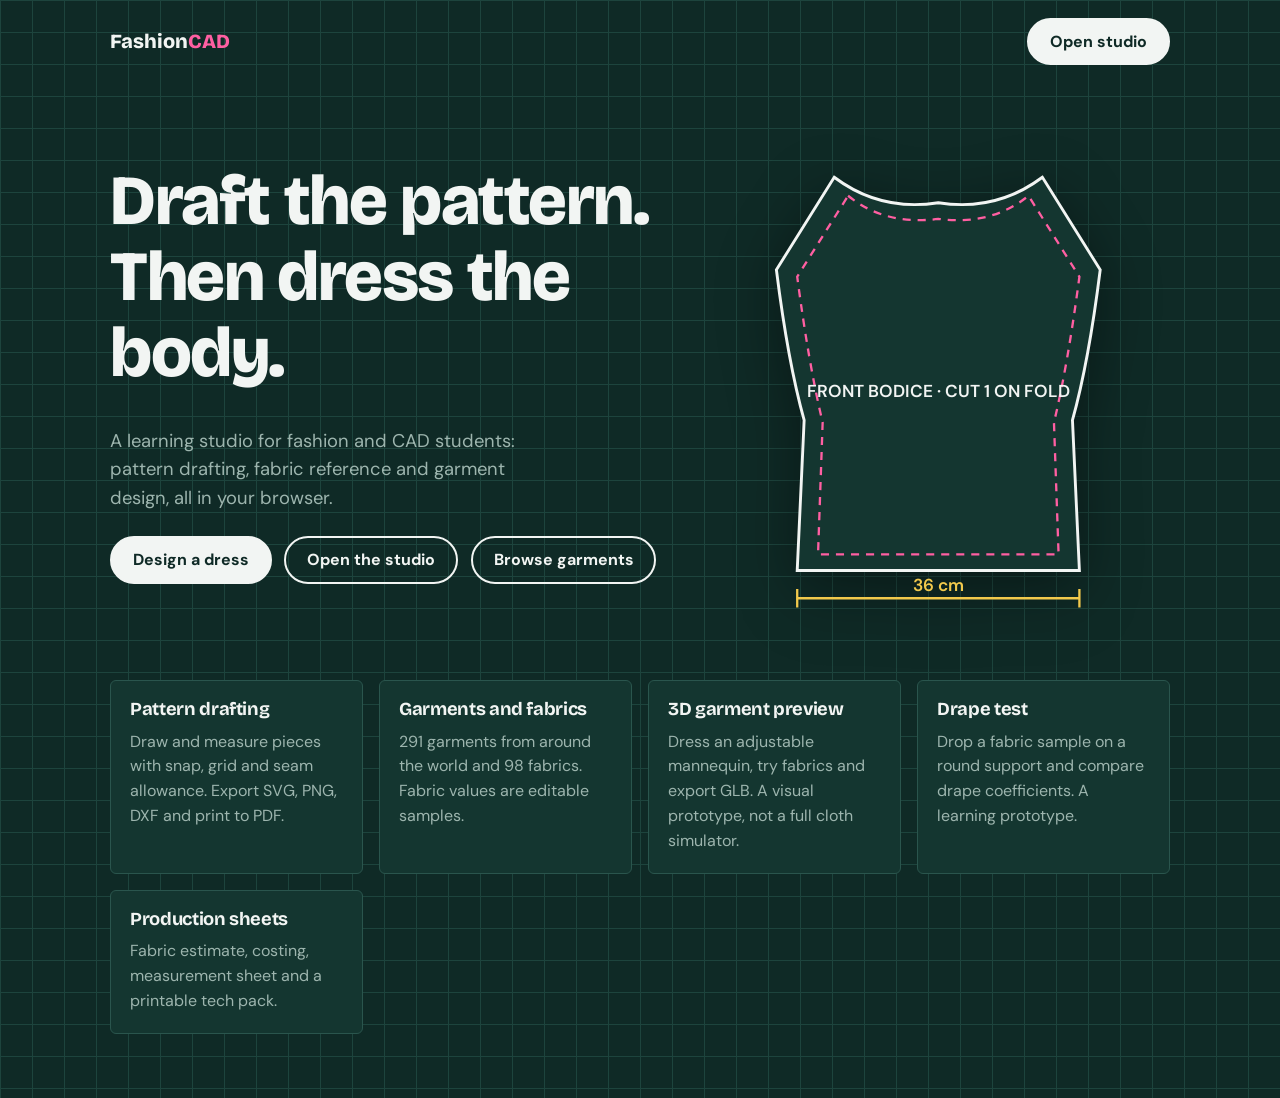
<file: index.html>
<!doctype html><html lang="en"><head><meta charset="utf-8"><meta name="viewport" content="width=device-width,initial-scale=1"><link rel="preconnect" href="https://fonts.googleapis.com"><link rel="preconnect" href="https://fonts.gstatic.com" crossorigin><link href="https://fonts.googleapis.com/css2?family=Bricolage+Grotesque:wght@600;800&family=DM+Sans:wght@400;600;700&display=swap" rel="stylesheet"><link rel="stylesheet" href="css/base.css"><script>try{var t=localStorage.getItem("fc-theme");if(t)document.documentElement.dataset.theme=t}catch(e){}</script><title>FashionCAD Studio: pattern drafting and garment design</title><script>window.addEventListener("error",function(e){if(document.getElementById("fc-err"))return;var d=document.createElement("div");d.id="fc-err";d.style.cssText="background:#b3261e;color:#fff;padding:.6rem 1rem;text-align:center;font:600 14px sans-serif";d.textContent="A script failed to run: "+(e.message||"unknown error")+". If you just edited firebase/firebase-config.js, check it carefully, then refresh with Ctrl+F5.";function a(){document.body.prepend(d)}document.body?a():document.addEventListener("DOMContentLoaded",a)});</script></head><body>
<div class="wrap">
<header class="nav"><a class="logo" href="index.html">Fashion<i>CAD</i></a><nav><a class="btn" href="dashboard.html">Open studio</a></nav></header>
<section class="hero"><div>
<h1>Draft the pattern. Then dress the body.</h1>
<p>A learning studio for fashion and CAD students: pattern drafting, fabric reference and garment design, all in your browser.</p>
<div class="row"><a class="btn" href="dress-designer.html">Design a dress</a><a class="btn ghost" href="dashboard.html">Open the studio</a><a class="btn ghost" href="garments.html">Browse garments</a></div></div>
<svg class="piece" viewBox="0 0 400 420" role="img" aria-label="Bodice pattern piece with seam allowance and a 36 centimetre width measurement">
<path class="cut" d="M110 40 Q150 70 200 62 Q250 70 290 40 L340 120 Q330 200 316 250 L322 380 L78 380 L84 250 Q70 200 60 120 Z"/>
<path class="seam" d="M122 56 Q154 82 200 76 Q246 82 278 56 L322 126 Q312 202 300 252 L304 366 L96 366 L100 252 Q88 202 78 126 Z"/>
<line class="dim" x1="78" y1="404" x2="322" y2="404"/><line class="dim" x1="78" y1="396" x2="78" y2="412"/><line class="dim" x1="322" y1="396" x2="322" y2="412"/>
<text x="200" y="398" text-anchor="middle">36 cm</text><text x="200" y="230" text-anchor="middle" style="fill:var(--chalk)">FRONT BODICE · CUT 1 ON FOLD</text></svg>
</section>
<section class="feat">
<div><h3>Pattern drafting</h3><p>Draw and measure pieces with snap, grid and seam allowance. Export SVG, PNG, DXF and print to PDF.</p></div>
<div><h3>Garments and fabrics</h3><p>291 garments from around the world and 98 fabrics. Fabric values are editable samples.</p></div>
<div><h3>3D garment preview</h3><p>Dress an adjustable mannequin, try fabrics and export GLB. A visual prototype, not a full cloth simulator.</p></div>
<div><h3>Drape test</h3><p>Drop a fabric sample on a round support and compare drape coefficients. A learning prototype.</p></div>
<div><h3>Production sheets</h3><p>Fabric estimate, costing, measurement sheet and a printable tech pack.</p></div>
</section></section></div>
<script type="module">import {setupBanner} from "./js/auth.js";setupBanner();</script></body></html>
</file>
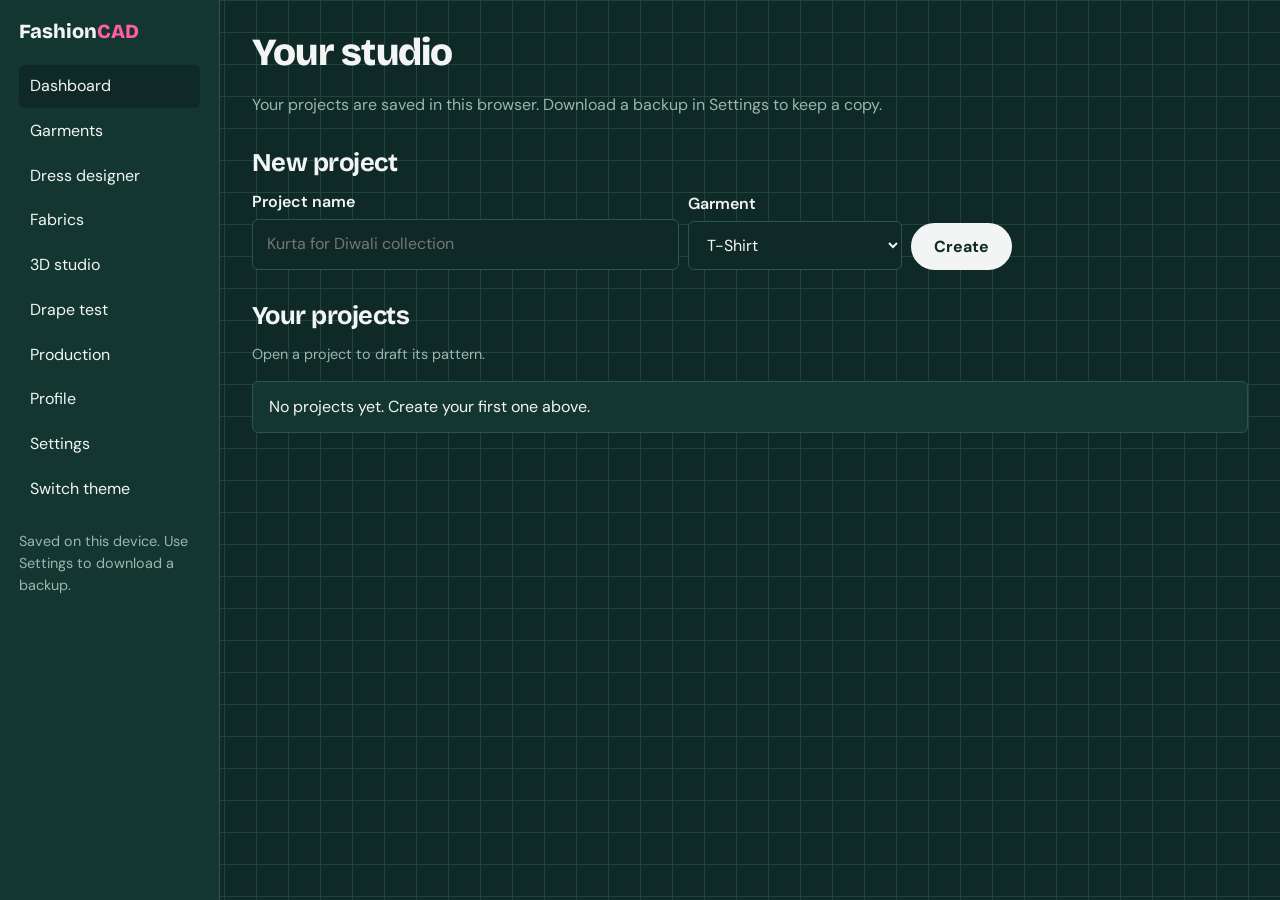
<file: dashboard.html>
<!doctype html><html lang="en"><head><meta charset="utf-8"><meta name="viewport" content="width=device-width,initial-scale=1"><link rel="preconnect" href="https://fonts.googleapis.com"><link rel="preconnect" href="https://fonts.gstatic.com" crossorigin><link href="https://fonts.googleapis.com/css2?family=Bricolage+Grotesque:wght@600;800&family=DM+Sans:wght@400;600;700&display=swap" rel="stylesheet"><link rel="stylesheet" href="css/base.css"><script>try{var t=localStorage.getItem("fc-theme");if(t)document.documentElement.dataset.theme=t}catch(e){}</script><title>Dashboard · FashionCAD Studio</title><script>window.addEventListener("error",function(e){if(document.getElementById("fc-err"))return;var d=document.createElement("div");d.id="fc-err";d.style.cssText="background:#b3261e;color:#fff;padding:.6rem 1rem;text-align:center;font:600 14px sans-serif";d.textContent="A script failed to run: "+(e.message||"unknown error")+". If you just edited firebase/firebase-config.js, check it carefully, then refresh with Ctrl+F5.";function a(){document.body.prepend(d)}document.body?a():document.addEventListener("DOMContentLoaded",a)});</script></head><body>
<div class="dash"><aside class="side" id="side"></aside>
<main class="main"><h1 style="font-size:2.4rem" id="hi">Your studio</h1><p style="color:var(--dim)" id="sub"></p>
<h2 style="margin-top:2rem">New project</h2>
<form class="newp" id="np"><div><label for="pn">Project name</label><input id="pn" maxlength="60" placeholder="Kurta for Diwali collection" required></div>
<div><label for="pg">Garment</label><select id="pg"><option>T-Shirt</option><option>Shirt</option><option>Kurta</option><option>Blouse</option><option>Dress</option><option>Trousers</option><option>Jacket</option><option>Other</option></select></div>
<button class="btn" type="submit">Create</button></form>
<div id="msg" class="msg" hidden role="alert" style="max-width:760px"></div>
<h2 style="margin-top:2rem">Your projects</h2><p class="hint">Open a project to draft its pattern.</p>
<ul class="plist" id="pl"></ul></main></div>
<script type="module">
import {requireAuth,showMsg} from "./js/auth.js";import {renderShell} from "./js/shell.js";
import {loadProfile,listProjects,createProject,renameProject,removeProject} from "./js/account.js";
renderShell("dashboard.html");
requireAuth(async u=>{
 const msg=document.getElementById("msg"),pl=document.getElementById("pl");
 try{const cat=(await (await fetch("data/garments.json")).json()).garments,sel=document.getElementById("pg"),fams={};sel.textContent="";cat.forEach(g=>(fams[g.family]=fams[g.family]||[]).push(g));
  Object.keys(fams).forEach(f=>{const og=document.createElement("optgroup");og.label=f;fams[f].forEach(g=>{const o=document.createElement("option");o.textContent=g.name;og.append(o)});sel.append(og)});
  const o=document.createElement("option");o.textContent="Other";sel.append(o);sel.value="T-Shirt"}catch(e){}
 try{const p=await loadProfile(u.uid);const n=p.name||u.displayName||"";
  document.getElementById("hi").textContent=n?"Welcome, "+n.split(" ")[0]:"Your studio";
  if(p.settings){try{localStorage.setItem("fc-units",p.settings.units||"cm")}catch(e){}}}catch(e){}
 document.getElementById("sub").textContent="Your projects are saved in this browser. Download a backup in Settings to keep a copy.";
 async function draw(){
  pl.textContent="";let items=[];
  try{items=await listProjects(u.uid)}catch(e){showMsg(msg,"Couldn't load projects. Check your Firestore rules and connection.");return}
  if(!items.length){const li=document.createElement("li");li.textContent="No projects yet. Create your first one above.";pl.append(li);return}
  items.forEach(p=>{const li=document.createElement("li");
   const t=document.createElement("div");const b=document.createElement("strong");b.textContent=p.name;
   const s=document.createElement("small");s.textContent=" "+(p.garmentType||"");t.append(b,document.createElement("br"),s);
   const a=document.createElement("div");a.className="acts";
   const o=document.createElement("button");o.className="mini";o.textContent="Open";o.onclick=()=>{location.href="editor.html?id="+encodeURIComponent(p.id)};
   const r=document.createElement("button");r.className="mini";r.textContent="Rename";
   r.onclick=async()=>{const n=prompt("New project name",p.name);if(n&&n.trim()){try{await renameProject(u.uid,p.id,n.trim().slice(0,60));draw()}catch(e){showMsg(msg,"Couldn't rename the project.")}}};
   const d=document.createElement("button");d.className="mini";d.textContent="Delete";
   d.onclick=async()=>{if(confirm("Delete \""+p.name+"\"? This can't be undone.")){try{await removeProject(u.uid,p.id);draw()}catch(e){showMsg(msg,"Couldn't delete the project.")}}};
   const t3=document.createElement("button");t3.className="mini";t3.textContent="3D";t3.onclick=()=>{location.href="studio.html?id="+encodeURIComponent(p.id)};const tp=document.createElement("button");tp.className="mini";tp.textContent="Tech pack";tp.onclick=()=>{location.href="production.html?id="+encodeURIComponent(p.id)};a.append(o,t3,tp,r,d);li.append(t,a);pl.append(li)})}
 document.getElementById("np").addEventListener("submit",async e=>{e.preventDefault();
  const n=document.getElementById("pn").value.trim();if(!n)return;showMsg(msg,"");
  try{await createProject(u.uid,n.slice(0,60),document.getElementById("pg").value);document.getElementById("pn").value="";draw()}
  catch(err){showMsg(msg,"Couldn't create the project. Check your Firestore rules.")}});
 draw();});
</script></body></html>
</file>
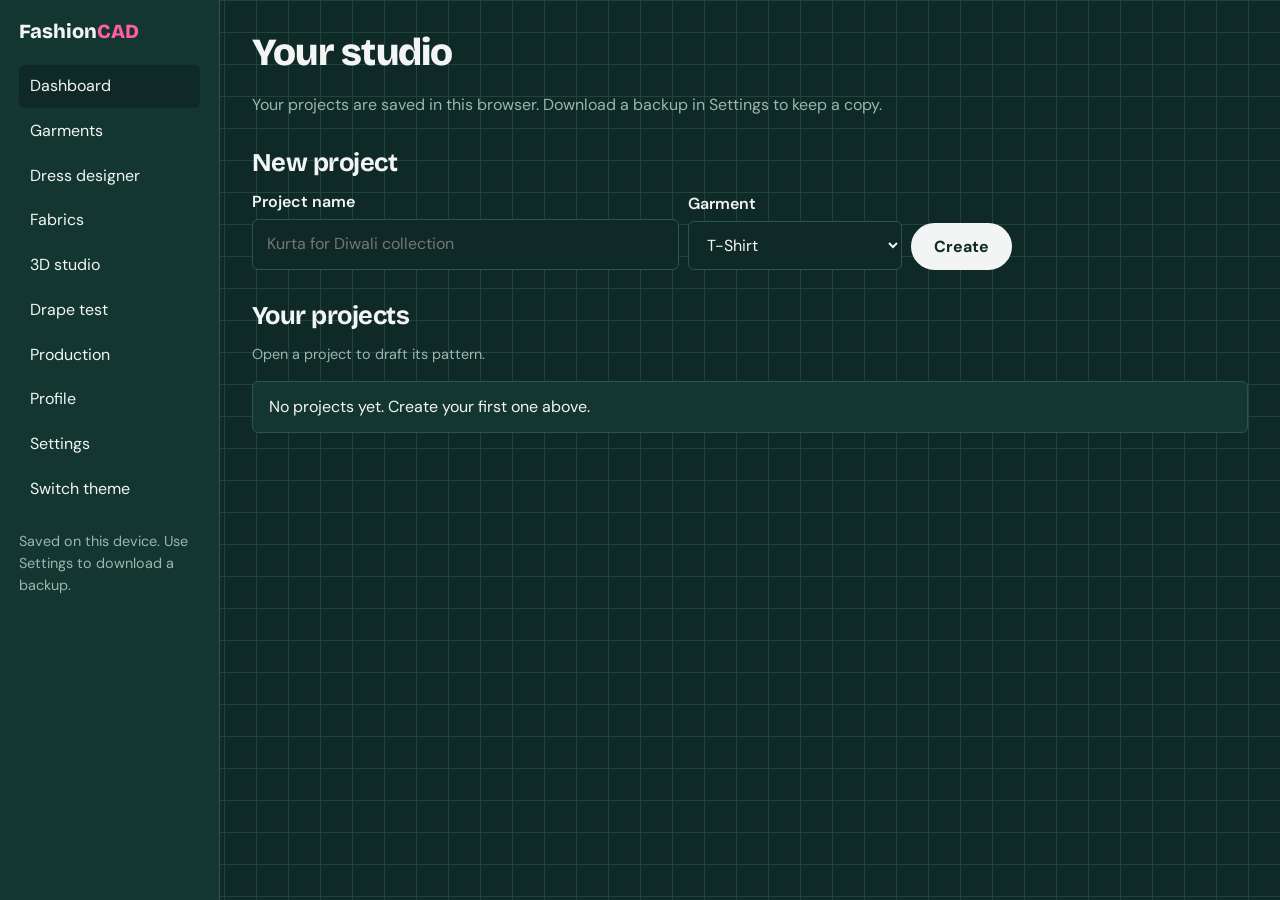
<file: editor.html>
<!doctype html><html lang="en"><head><meta charset="utf-8"><meta name="viewport" content="width=device-width,initial-scale=1">
<link rel="preconnect" href="https://fonts.googleapis.com"><link rel="preconnect" href="https://fonts.gstatic.com" crossorigin>
<link href="https://fonts.googleapis.com/css2?family=Bricolage+Grotesque:wght@600;800&family=DM+Sans:wght@400;600;700&display=swap" rel="stylesheet">
<link rel="stylesheet" href="css/base.css"><link rel="stylesheet" href="css/workspace.css">
<script>try{var t=localStorage.getItem("fc-theme");if(t)document.documentElement.dataset.theme=t}catch(e){}</script>
<script>window.addEventListener("error",function(e){if(document.getElementById("fc-err"))return;var d=document.createElement("div");d.id="fc-err";d.style.cssText="background:#b3261e;color:#fff;padding:.6rem 1rem;text-align:center;font:600 14px sans-serif";d.textContent="A script failed to run: "+(e.message||"unknown error")+". Refresh with Ctrl+F5.";function a(){document.body.prepend(d)}document.body?a():document.addEventListener("DOMContentLoaded",a)});</script>
<title>Pattern editor · FashionCAD Studio</title></head><body class="ed"><div class="app">
<header class="top"><a class="logo" href="dashboard.html" id="back">Fashion<i>CAD</i></a><span class="pname" id="pname">Loading…</span><span class="st" id="status"></span><span class="sp"></span>
<select id="unit" aria-label="Units"><option value="cm">cm</option><option value="in">inches</option><option value="mm">mm</option></select>
<button class="mini" id="undo" title="Ctrl+Z">Undo</button><button class="mini" id="redo" title="Ctrl+Y">Redo</button><button class="mini" id="fit">Fit view</button>
<button class="mini" id="svgb">SVG</button><button class="mini" id="pngb">PNG</button><button class="mini" id="dxfb" title="CAD file, millimetres">DXF</button><button class="mini" id="prnb" title="Opens print dialog at true scale. Choose Save as PDF.">Print / PDF</button>
<a class="mini" id="to3d" href="studio.html" style="text-decoration:none">See on 3D model</a><button class="mini pri" id="save" title="Ctrl+S">Save</button></header>
<div class="body"><nav class="tools" id="tools" aria-label="Tools"></nav>
<div class="stage"><canvas id="cv" tabindex="0" aria-label="Pattern drawing canvas"></canvas></div>
<aside class="side2"><div id="msg" class="msg" hidden role="alert"></div>
<details open><summary>Colour and line</summary>
<div class="crow"><label for="stroke">Line colour</label><span><input type="color" id="stroke" value="#e8e8e8"> <button class="mini" id="strokeauto" type="button">Auto</button></span></div>
<div class="crow"><label for="fill">Fill colour</label><span><input type="color" id="fill" value="#ff5fa2"></span></div>
<label class="check"><input type="checkbox" id="nofill" checked> No fill</label>
<div class="crow"><label for="lw">Pencil thickness (mm)</label><input type="number" id="lw" min="0.2" max="30" step="0.2" value="1.2" style="width:70px"></div>
<p class="ro">Pick a colour with a shape selected to recolour it. Pick a colour first to draw in that colour.</p>
<div><button class="mini" id="cpy" type="button">Copy</button><button class="mini" id="pst" type="button">Paste</button></div></details>
<div id="props"></div>
<details open><summary>Garment base pattern</summary>
<label for="bg">Garment</label><select id="bg"></select><label for="bp">Body size</label><select id="bp"></select><label for="bn">Neckline</label><select id="bn"></select>
<button class="mini" id="binsert" type="button" style="margin-top:.6rem">Insert base pattern</button><p class="ro">Draws the pieces of this garment (front, back, sleeves) to your body size. Drag the corner points to reshape. Double-click an edge to add a point. Shift+click a point removes it. Ctrl+click makes it sharp or smooth.</p></details>
<details open><summary>Motifs and my designs</summary>
<label for="motif">Add a motif</label><select id="motif"></select><button class="mini" id="madd" type="button" style="margin-top:.4rem">Add motif</button>
<label for="dname" style="margin-top:.8rem">Save selection as a design</label><input id="dname" maxlength="30" placeholder="Name"><button class="mini" id="dsave" type="button" style="margin-top:.4rem">Save design</button>
<label for="dlist" style="margin-top:.8rem">My designs</label><select id="dlist"></select><button class="mini" id="dins" type="button">Insert</button><button class="mini" id="ddel" type="button">Delete</button></details>
<details open><summary>Shapes</summary><ul class="shapes" id="list"></ul></details></aside></div>
<footer class="bar"><span id="st-pos">0, 0</span><span id="st-len"></span><span id="st-hint"></span><label><input type="checkbox" id="snap" checked> Snap</label><label><input type="checkbox" id="gridchk" checked> Grid</label></footer></div>
<input type="file" id="imgf" accept="image/*" hidden>
<script type="module" src="js/pattern-editor.js"></script></body></html>
</file>
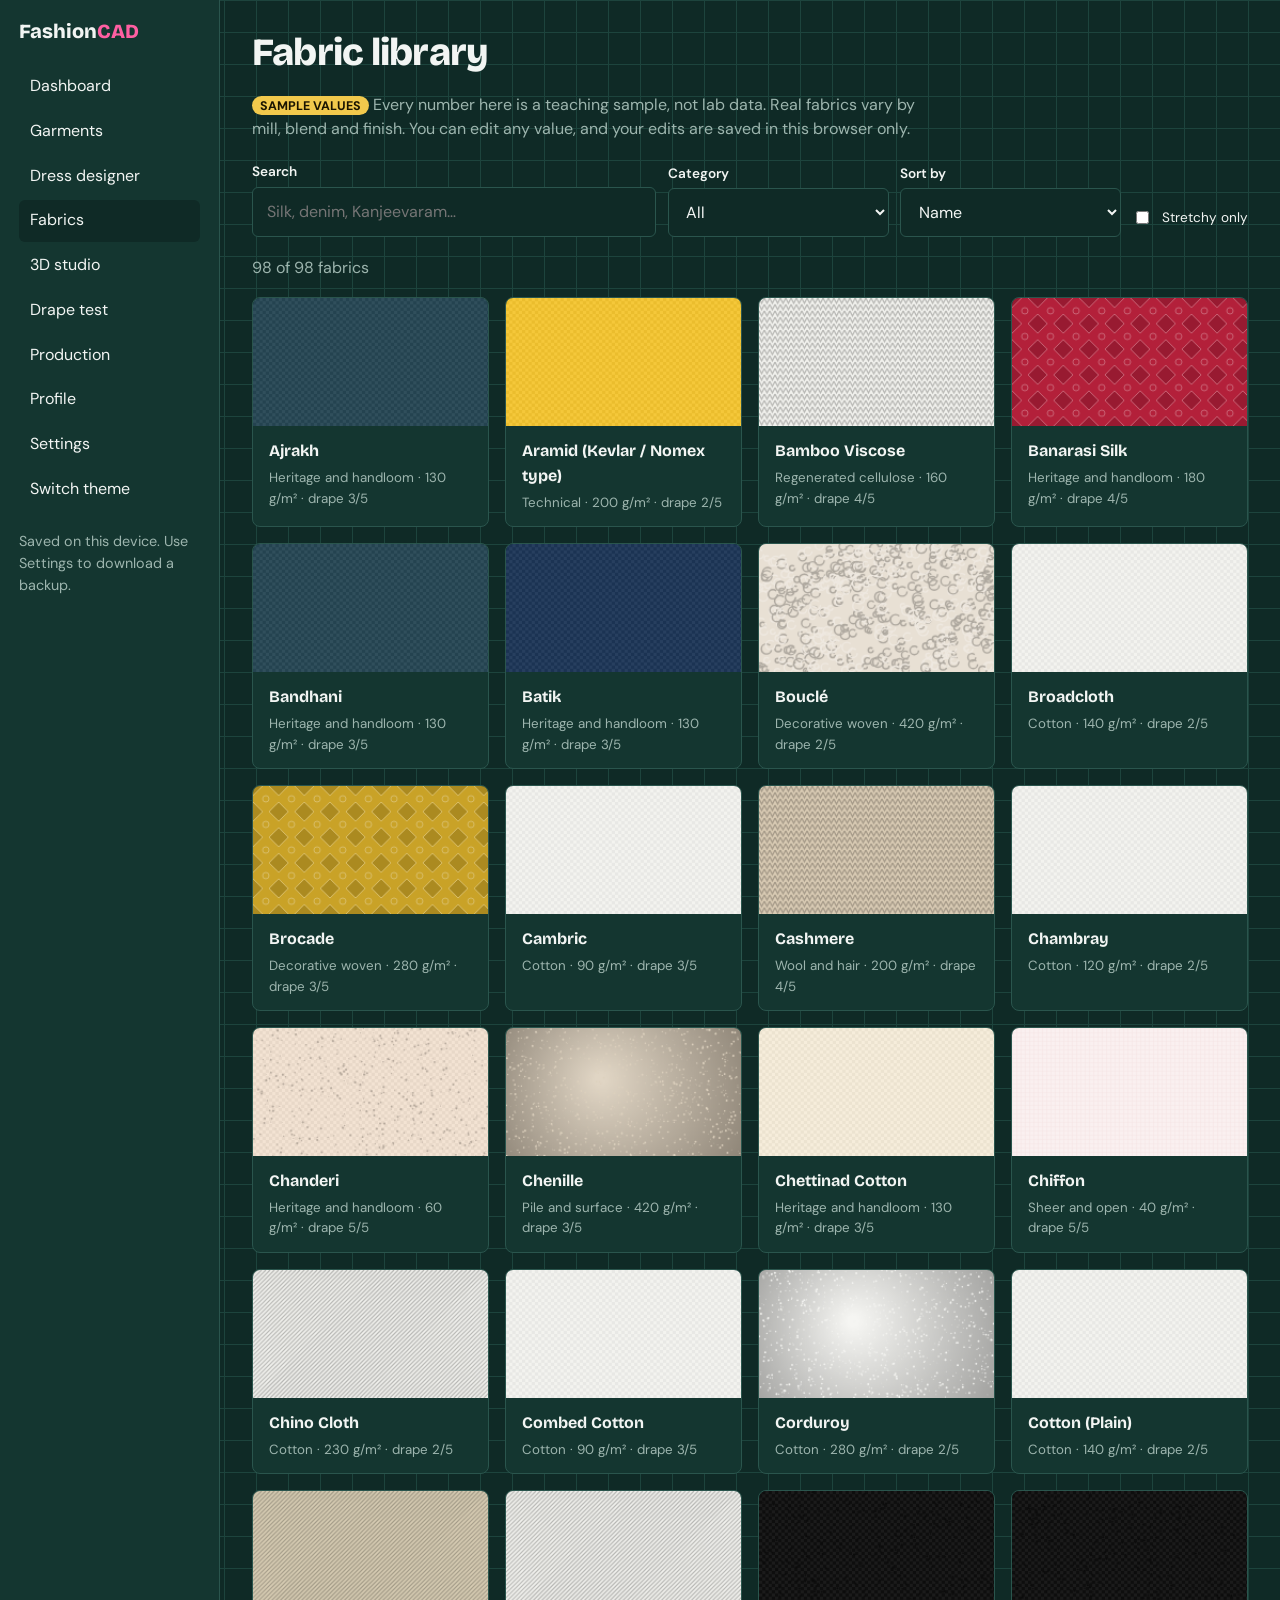
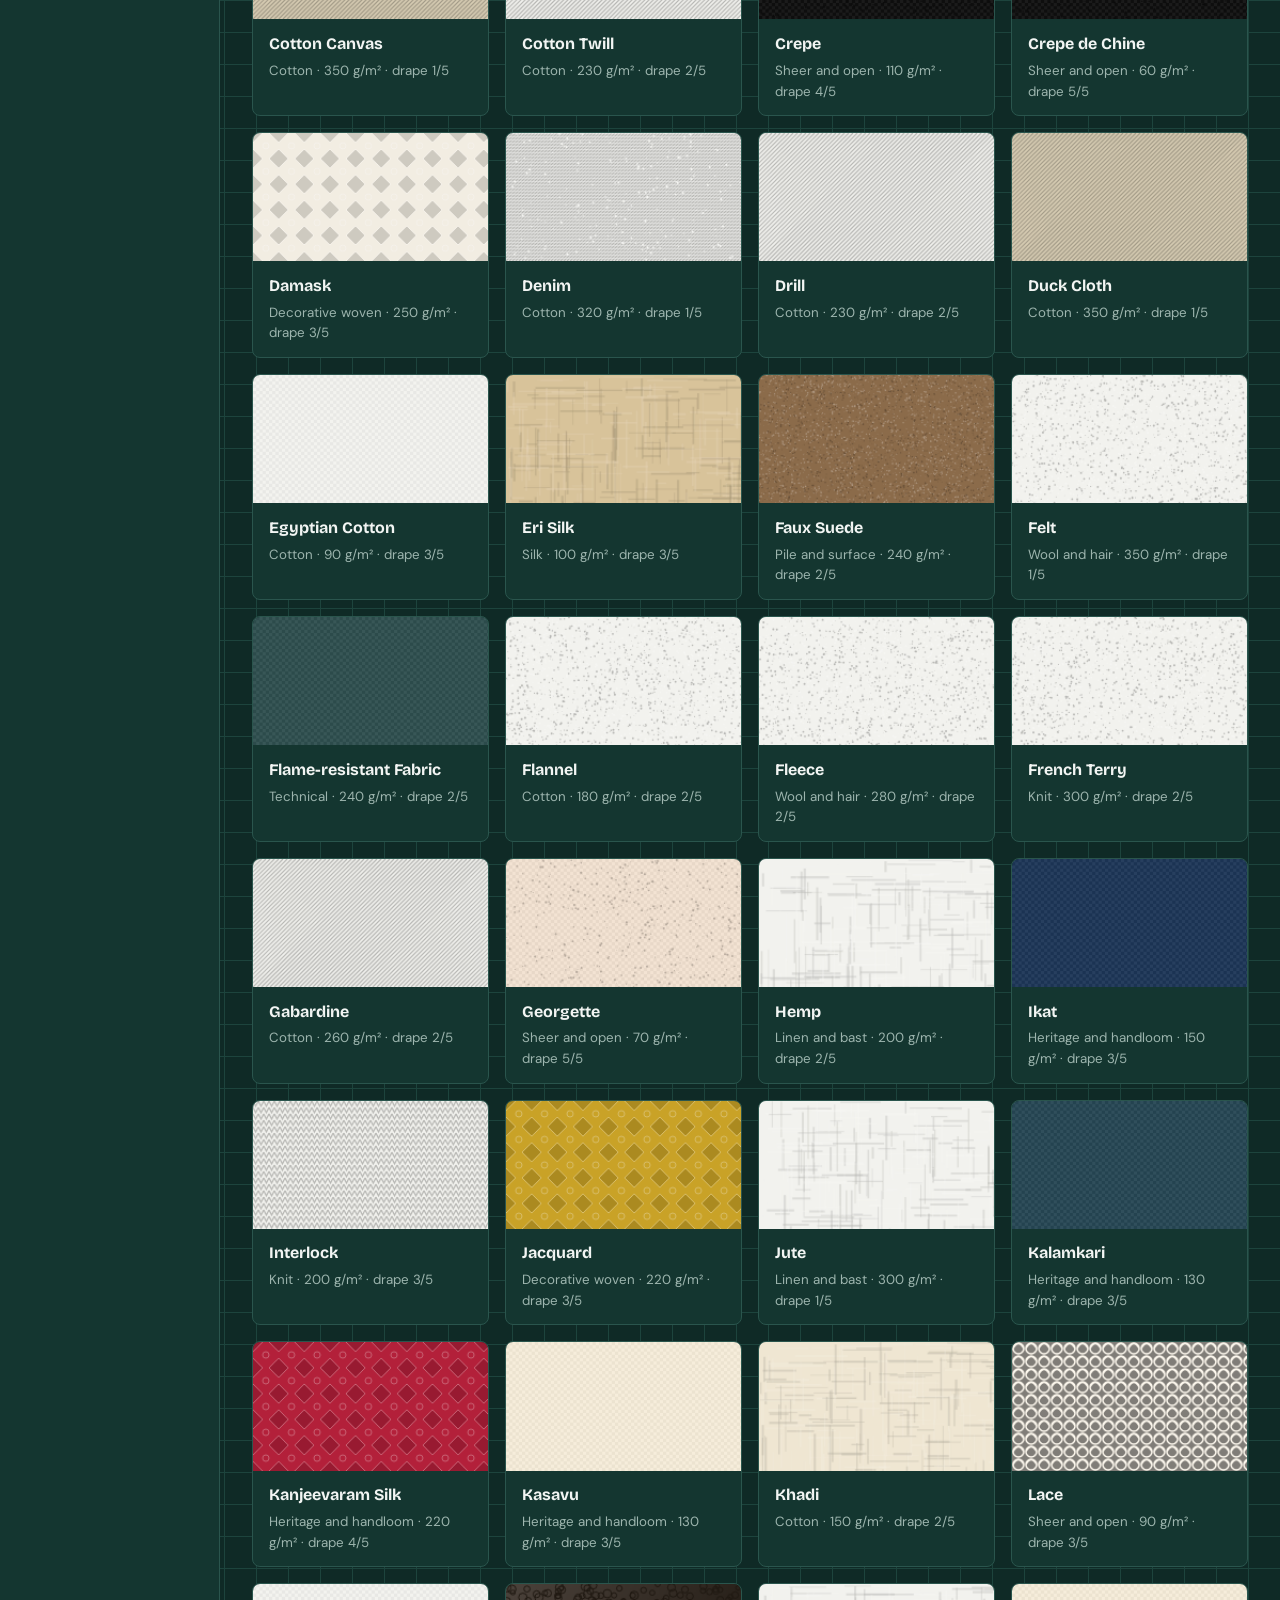
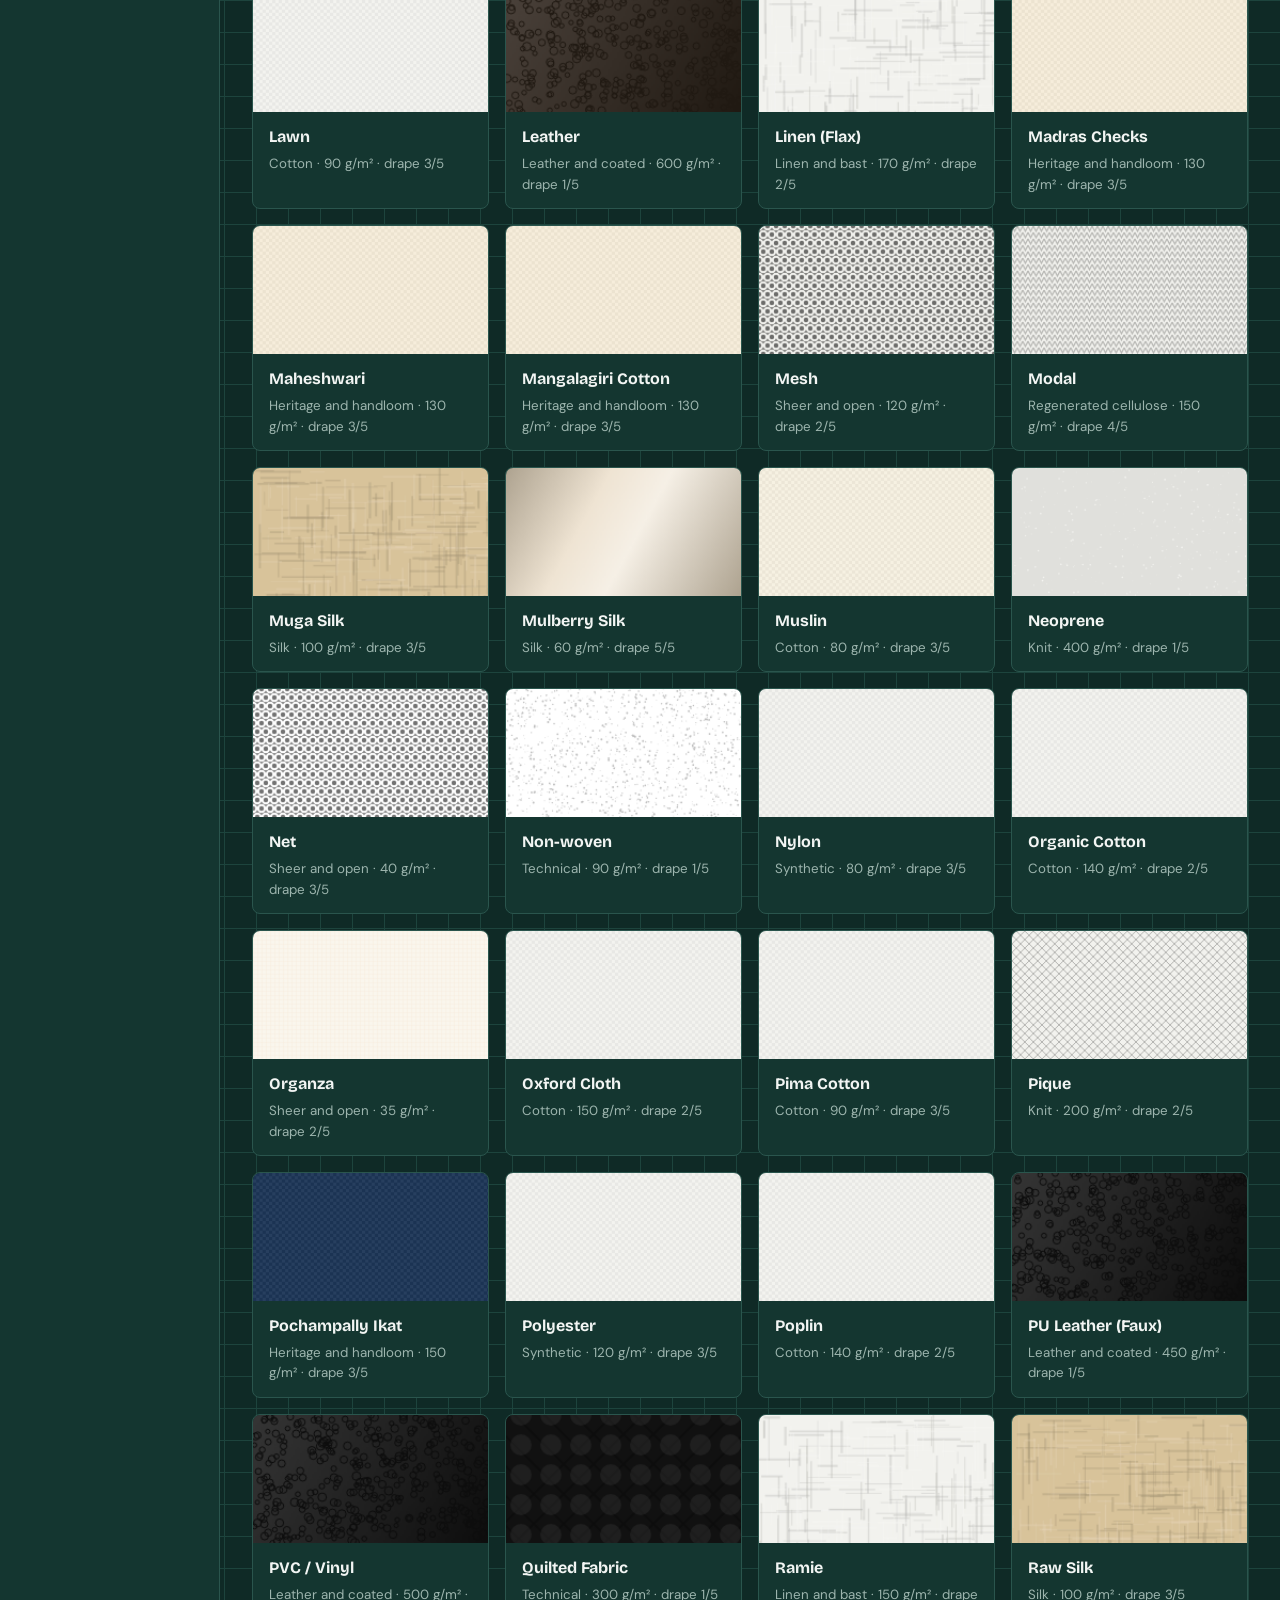
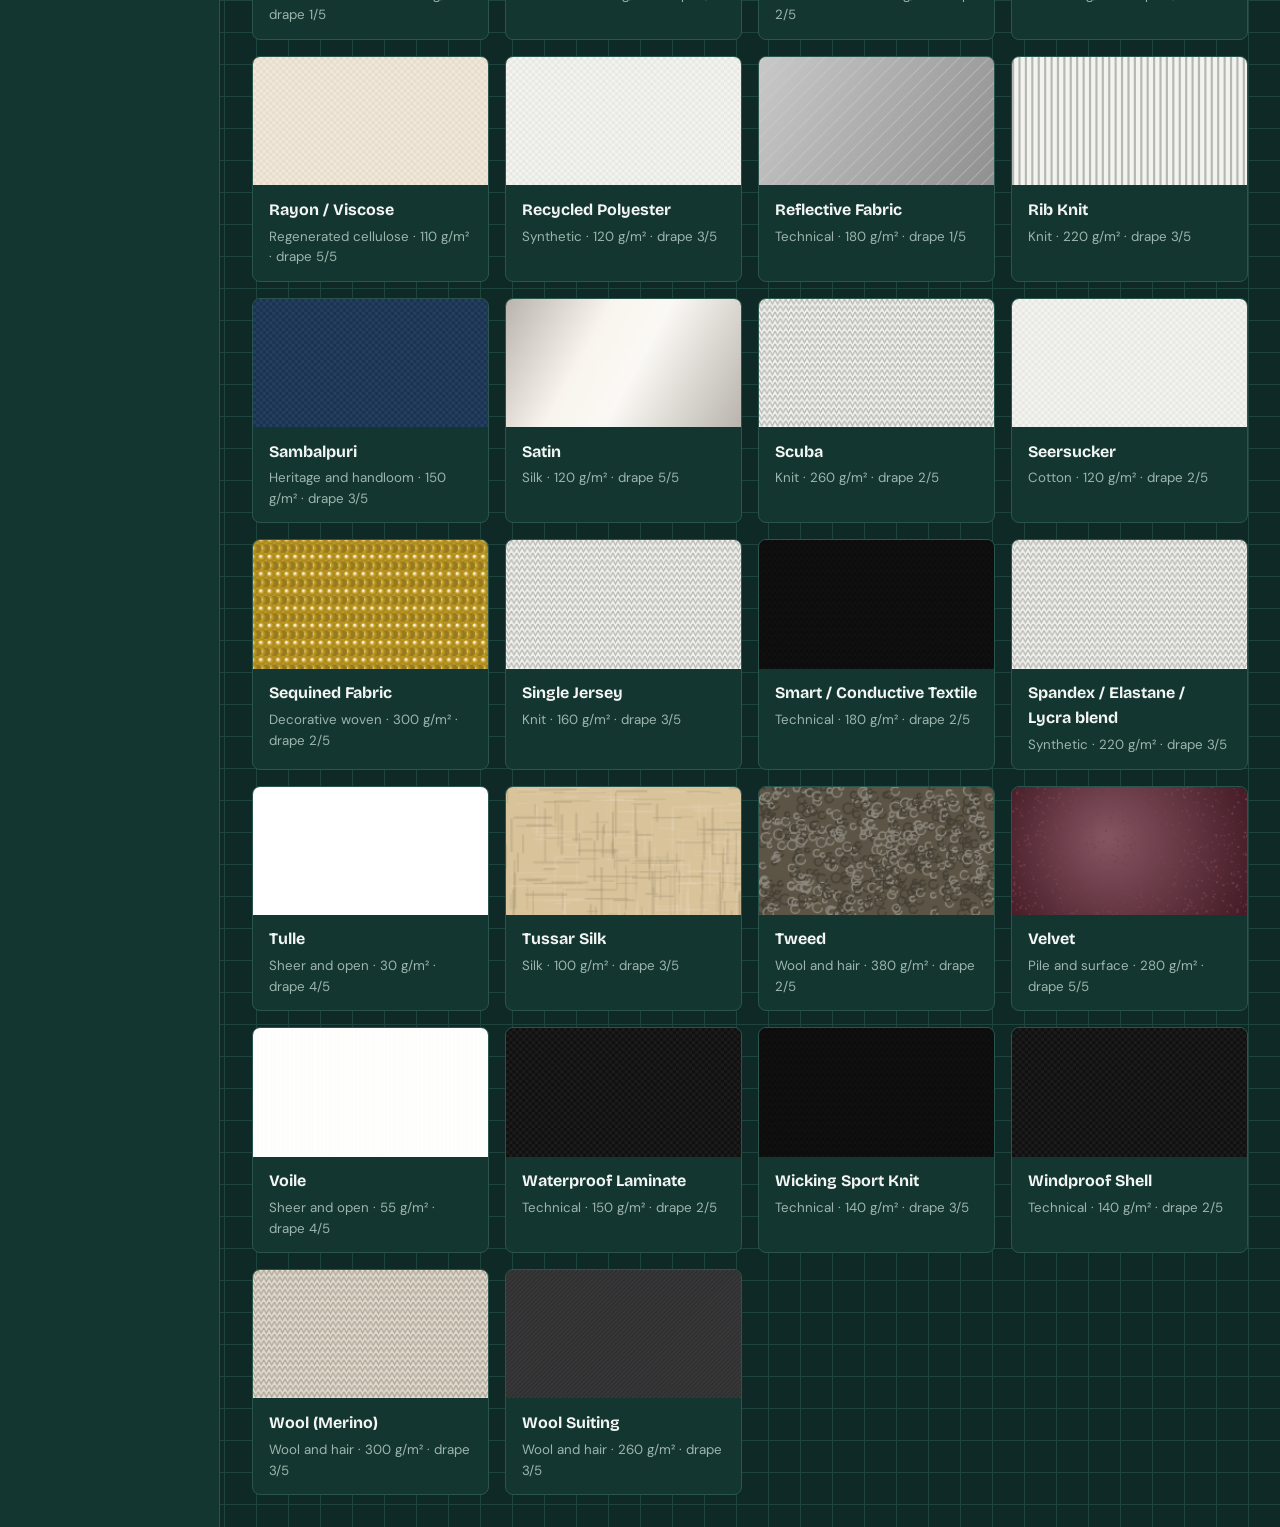
<file: fabrics.html>
<!doctype html><html lang="en"><head><meta charset="utf-8"><meta name="viewport" content="width=device-width,initial-scale=1">
<link rel="preconnect" href="https://fonts.googleapis.com"><link rel="preconnect" href="https://fonts.gstatic.com" crossorigin>
<link href="https://fonts.googleapis.com/css2?family=Bricolage+Grotesque:wght@600;800&family=DM+Sans:wght@400;600;700&display=swap" rel="stylesheet">
<link rel="stylesheet" href="css/base.css"><link rel="stylesheet" href="css/catalog.css">
<script>try{var t=localStorage.getItem("fc-theme");if(t)document.documentElement.dataset.theme=t}catch(e){}</script>
<title>Fabrics · FashionCAD Studio</title><script>window.addEventListener("error",function(e){if(document.getElementById("fc-err"))return;var d=document.createElement("div");d.id="fc-err";d.style.cssText="background:#b3261e;color:#fff;padding:.6rem 1rem;text-align:center;font:600 14px sans-serif";d.textContent="A script failed to run: "+(e.message||"unknown error")+". If you just edited firebase/firebase-config.js, check it carefully, then refresh with Ctrl+F5.";function a(){document.body.prepend(d)}document.body?a():document.addEventListener("DOMContentLoaded",a)});</script></head><body>
<div class="dash"><aside class="side" id="side"></aside><main class="main">
<h1 style="font-size:2.4rem">Fabric library</h1>
<p style="color:var(--dim);max-width:62ch"><span class="demo">SAMPLE VALUES</span> Every number here is a teaching sample, not lab data. Real fabrics vary by mill, blend and finish. You can edit any value, and your edits are saved in this browser only.</p>
<div class="filters">
<div class="grow"><label for="q">Search</label><input id="q" type="search" placeholder="Silk, denim, Kanjeevaram…"></div>
<div><label for="cat">Category</label><select id="cat"><option value="">All</option></select></div>
<div><label for="sort">Sort by</label><select id="sort"><option value="name">Name</option><option value="gsm-asc">GSM, light to heavy</option><option value="gsm-desc">GSM, heavy to light</option><option value="drape">Drape, best first</option><option value="cost-asc">Cost, low to high</option><option value="sust">Sustainability, best first</option></select></div>
<label class="check"><input type="checkbox" id="str"> Stretchy only</label></div>
<div id="msg" class="msg" hidden role="alert"></div><p class="count" id="count" aria-live="polite"></p>
<div class="cards" id="cards"></div></main></div>
<dialog id="dlg" aria-labelledby="dt"><button class="mini dclose" id="dx">Close</button><h2 id="dt"></h2><p id="dsub" style="color:var(--dim);margin-top:-.4rem"></p>
<div class="dgrid"><div><canvas id="dc" width="260" height="170" aria-label="Illustrative fabric swatch"></canvas><div class="chips" id="chips" role="group" aria-label="Swatch colour"></div><p class="hint">Swatches are drawn illustrations, not photos.</p></div><div><table class="props" id="tbl"></table></div></div>
<h3 style="margin-top:1rem">Recommended garments</h3><div class="links2" id="rec"></div>
<details><summary>Edit sample values</summary><form id="ef" class="edits" novalidate></form><div id="em" class="msg" hidden role="alert"></div>
<button class="mini" id="reset" type="button" style="margin-top:.8rem">Reset to sample values</button></details></dialog>
<script type="module">
import {requireAuth,showMsg} from "./js/auth.js";import {renderShell} from "./js/shell.js";import {drawSwatch} from "./js/swatch.js";
renderShell("fabrics.html");
requireAuth(async()=>{
 const $=id=>document.getElementById(id),msg=$("msg");let base=[];
 try{base=(await (await fetch("data/fabrics.json")).json()).fabrics}catch(e){showMsg(msg,"Couldn't load the fabric library.");return}
 const KEY="fc-fabric-edits";let edits={};try{edits=JSON.parse(localStorage.getItem(KEY)||"{}")}catch(e){}
 const saveEdits=()=>{try{localStorage.setItem(KEY,JSON.stringify(edits))}catch(e){showMsg(msg,"Couldn't save your edits in this browser.")}};
 const get=f=>({...f,...(edits[f.id]||{})});
 const NUM=[["gsm","Weight","g/m²",5,1500,1],["thickness","Thickness","mm",0.05,20,0.05],["stretch","Stretch","%",0,300,1],["shrinkage","Shrinkage","%",0,30,0.5],["cost","Cost per metre (sample)","₹",0,100000,1]];
 const RATE=[["softness","Softness"],["drape","Drape"],["breathability","Breathability"],["durability","Durability"],["opacity","Opacity (5 = fully opaque)"],["wrinkleResistance","Wrinkle resistance"],["waterResistance","Water resistance"],["heatResistance","Heat resistance"],["gloss","Gloss"],["roughness","Surface roughness"],["sustainability","Sustainability"]];
 [...new Set(base.map(f=>f.category))].sort().forEach(c=>{const o=document.createElement("option");o.value=c;o.textContent=c;$("cat").append(o)});
 const dots=n=>"●".repeat(n)+"○".repeat(5-n);
 const elast=s=>s<5?"Rigid":s<15?"Low":s<40?"Medium":"High";
 function render(){
  const q=$("q").value.trim().toLowerCase();
  let l=base.map(get).filter(f=>(!q||(f.name+" "+f.category+" "+f.origin).toLowerCase().includes(q))&&(!$("cat").value||f.category===$("cat").value)&&(!$("str").checked||f.stretch>=10));
  const s=$("sort").value;
  l.sort((a,b)=>s==="gsm-asc"?a.gsm-b.gsm:s==="gsm-desc"?b.gsm-a.gsm:s==="drape"?b.drape-a.drape:s==="cost-asc"?a.cost-b.cost:s==="sust"?b.sustainability-a.sustainability:a.name.localeCompare(b.name));
  $("count").textContent=l.length+" of "+base.length+" fabrics";$("cards").textContent="";
  if(!l.length){$("cards").textContent="No fabrics match. Try a shorter search.";return}
  l.forEach((f,i)=>{const b=document.createElement("button");b.className="fcard";const c=document.createElement("canvas");c.width=220;c.height=120;drawSwatch(c,f.texture,f.colors[0],i+1);
   const d=document.createElement("div");d.className="in";const n=document.createElement("strong");n.textContent=f.name;const m=document.createElement("small");m.textContent=f.category+" · "+f.gsm+" g/m² · drape "+f.drape+"/5";d.append(n,m);b.append(c,d);b.onclick=()=>openDlg(f.id);$("cards").append(b)})}
 let curId=null,curColor=0;
 function openDlg(id){curId=id;curColor=0;fill();$("dlg").showModal()}
 function fill(){
  const f=get(base.find(x=>x.id===curId));$("dt").textContent=f.name;$("dsub").textContent=f.category+(f.origin?" · "+f.origin:"")+(edits[f.id]?" · edited by you":"")+(f.note?" · "+f.note:"");
  drawSwatch($("dc"),f.texture,f.colors[curColor],7);$("chips").textContent="";
  f.colors.forEach((c,i)=>{const b=document.createElement("button");b.className="chip";b.style.background=c;b.setAttribute("aria-label","Colour "+(i+1));b.setAttribute("aria-pressed",i===curColor);b.onclick=()=>{curColor=i;fill()};$("chips").append(b)});
  const rows=[["Texture / structure",f.structure],["Weight",f.gsm+" g/m²"],["Thickness",f.thickness+" mm"],["Stretch",f.stretch+"%"],["Elasticity",elast(f.stretch)],["Shrinkage",f.shrinkage+"%"],...RATE.map(([k,l])=>[l,null,f[k]]),["Embroidery",f.embroidery],["Printing",f.print],["Patterns",f.patterns],["Care",f.care],["Cost per metre (sample)","₹"+f.cost]];
  $("tbl").textContent="";rows.forEach(r=>{const tr=document.createElement("tr"),th=document.createElement("th"),td=document.createElement("td");th.textContent=r[0];if(r[1]===null){const s=document.createElement("span");s.className="rate";s.textContent=dots(r[2]);s.setAttribute("role","img");s.setAttribute("aria-label",r[2]+" out of 5");td.append(s)}else td.textContent=r[1];tr.append(th,td);$("tbl").append(tr)});
  $("rec").textContent="";if(!f.recommended.length){$("rec").textContent="No specific recommendations."}f.recommended.forEach(g=>{const a=document.createElement("a");a.href="garments.html?q="+encodeURIComponent(g);a.textContent=g;$("rec").append(a)});
  const form=$("ef");form.textContent="";
  [...NUM.map(([k,l,u,mn,mx,st])=>[k,l+" ("+u+")",mn,mx,st]),...RATE.map(([k,l])=>[k,l+" (1 to 5)",1,5,1])].forEach(([k,l,mn,mx,st])=>{const lb=document.createElement("label");lb.textContent=l;const i=document.createElement("input");i.type="number";i.min=mn;i.max=mx;i.step=st;i.value=f[k];
   i.addEventListener("change",()=>{const v=parseFloat(i.value);if(isNaN(v)||v<mn||v>mx){showMsg($("em"),l+" must be between "+mn+" and "+mx+".");i.value=f[k];return}showMsg($("em"),"");edits[f.id]=Object.assign(edits[f.id]||{},{[k]:v});saveEdits();fill();render()});lb.append(i);form.append(lb)})}
 $("reset").onclick=()=>{delete edits[curId];saveEdits();showMsg($("em"),"");fill();render()};
 $("dx").onclick=()=>$("dlg").close();$("dlg").addEventListener("click",e=>{if(e.target===$("dlg"))$("dlg").close()});
 ["q","cat","sort","str"].forEach(id=>$(id).addEventListener("input",render));render();
});
</script></body></html>
</file>
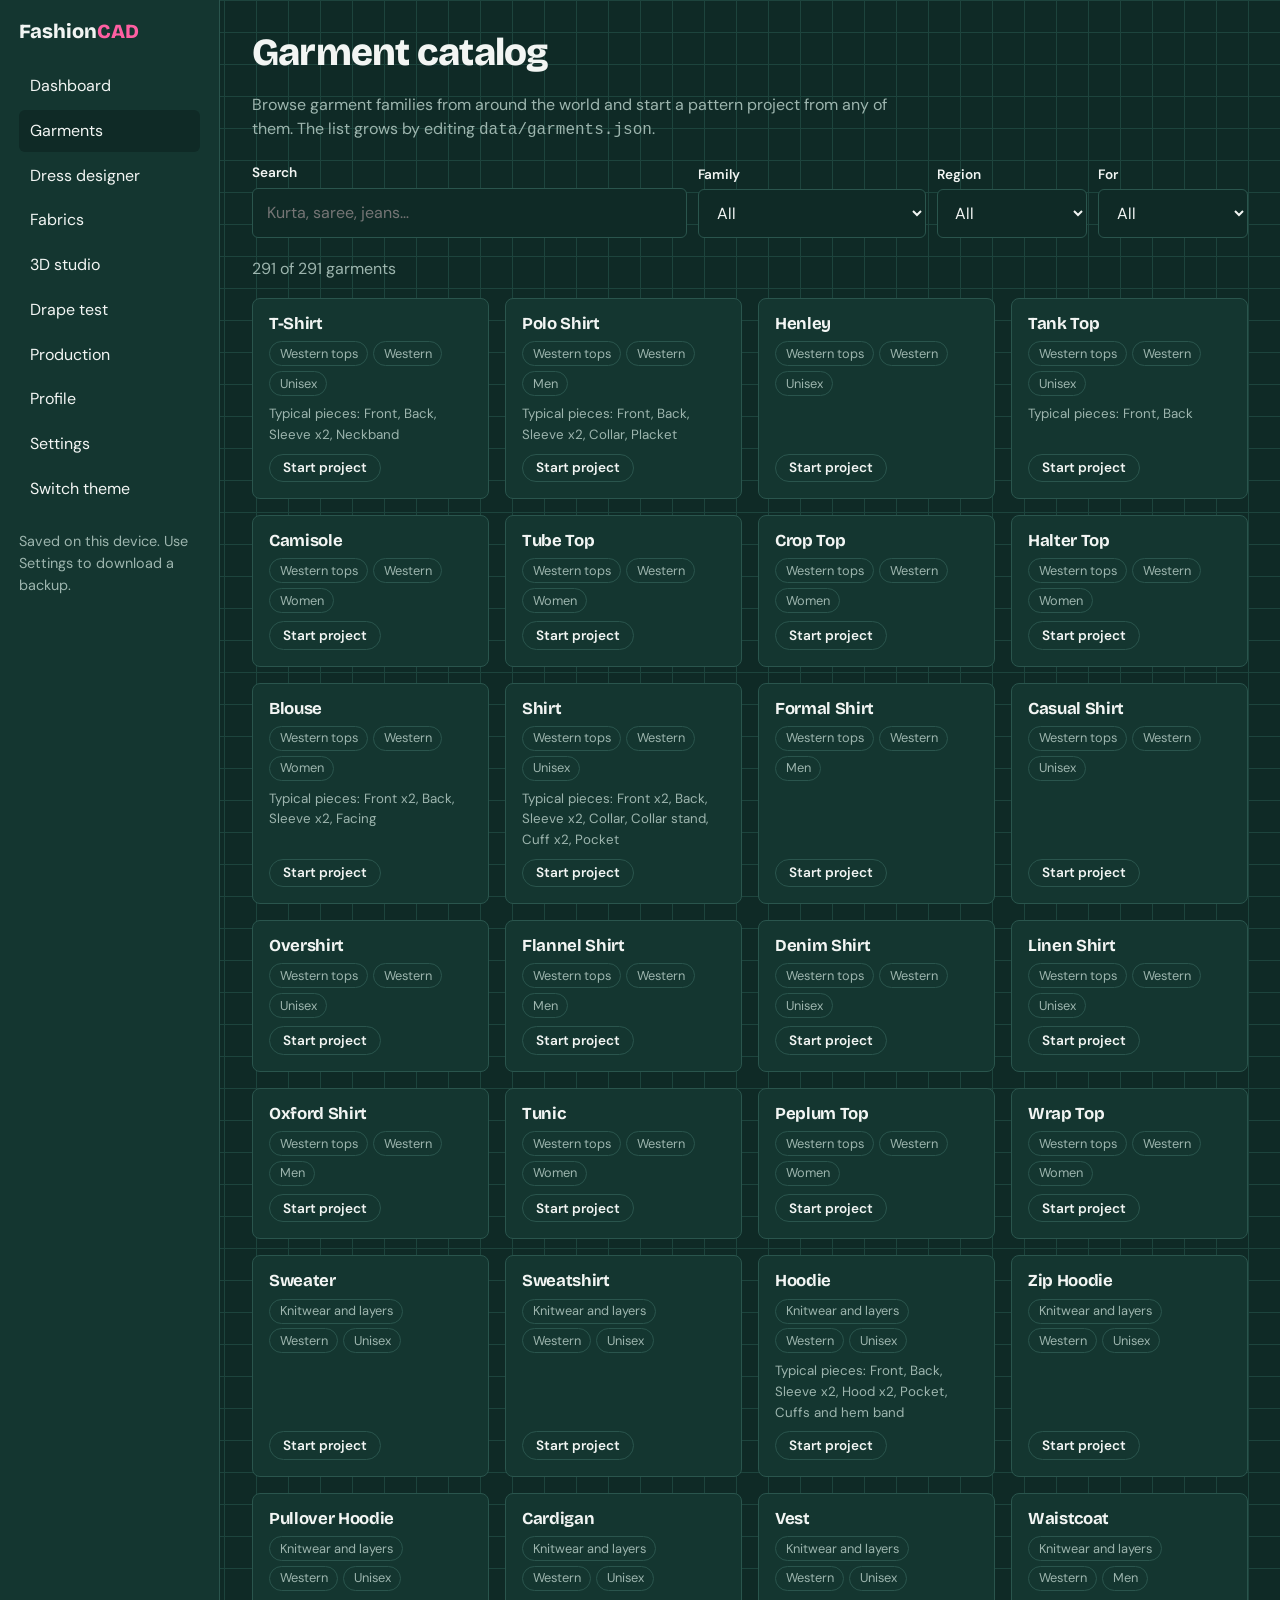
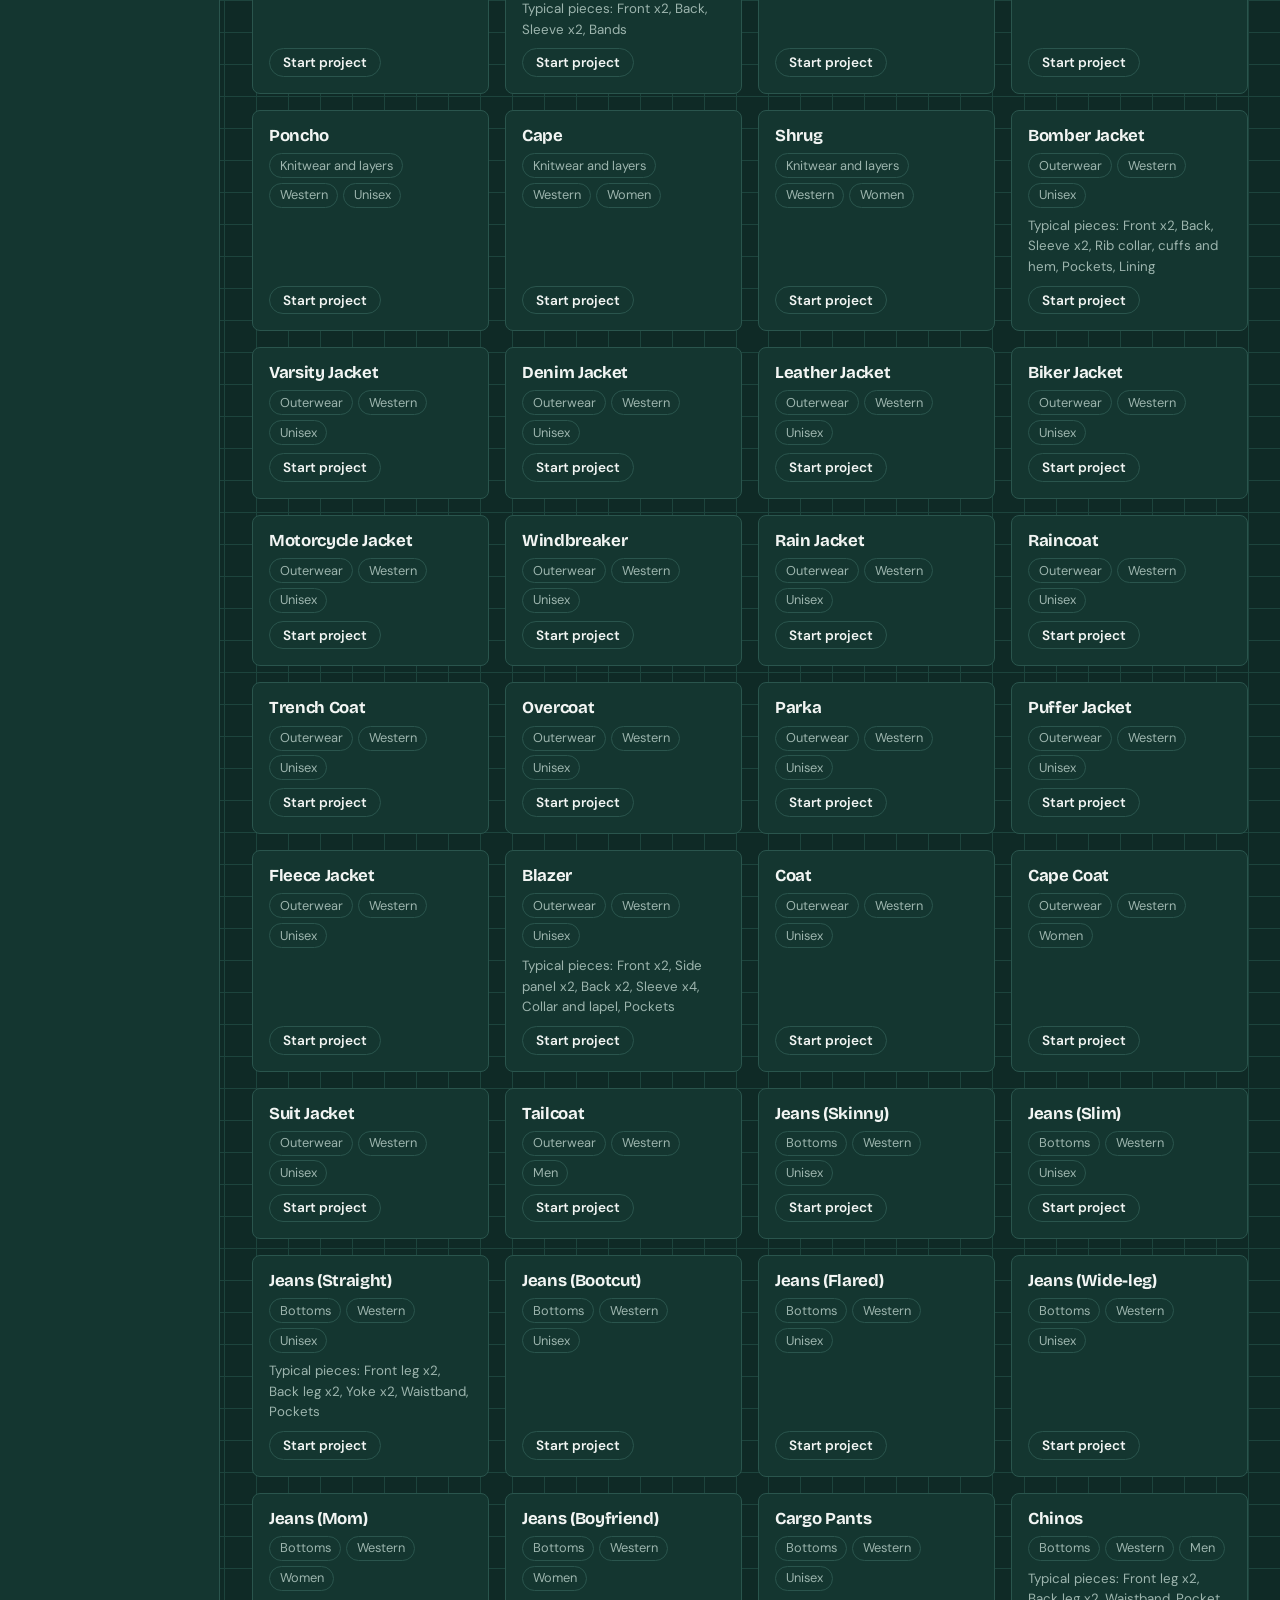
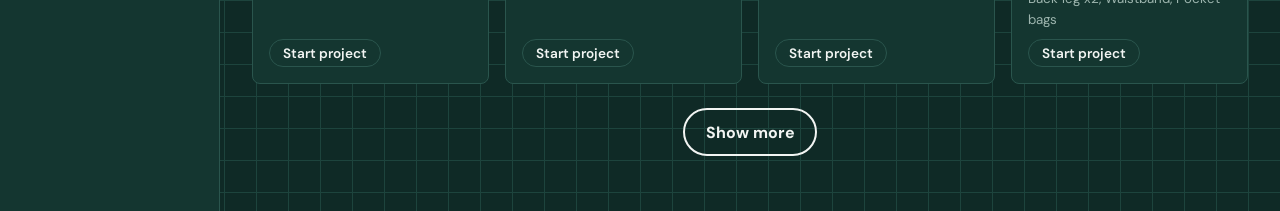
<file: garments.html>
<!doctype html><html lang="en"><head><meta charset="utf-8"><meta name="viewport" content="width=device-width,initial-scale=1">
<link rel="preconnect" href="https://fonts.googleapis.com"><link rel="preconnect" href="https://fonts.gstatic.com" crossorigin>
<link href="https://fonts.googleapis.com/css2?family=Bricolage+Grotesque:wght@600;800&family=DM+Sans:wght@400;600;700&display=swap" rel="stylesheet">
<link rel="stylesheet" href="css/base.css"><link rel="stylesheet" href="css/catalog.css">
<script>try{var t=localStorage.getItem("fc-theme");if(t)document.documentElement.dataset.theme=t}catch(e){}</script>
<title>Garments · FashionCAD Studio</title><script>window.addEventListener("error",function(e){if(document.getElementById("fc-err"))return;var d=document.createElement("div");d.id="fc-err";d.style.cssText="background:#b3261e;color:#fff;padding:.6rem 1rem;text-align:center;font:600 14px sans-serif";d.textContent="A script failed to run: "+(e.message||"unknown error")+". If you just edited firebase/firebase-config.js, check it carefully, then refresh with Ctrl+F5.";function a(){document.body.prepend(d)}document.body?a():document.addEventListener("DOMContentLoaded",a)});</script></head><body>
<div class="dash"><aside class="side" id="side"></aside><main class="main">
<h1 style="font-size:2.4rem">Garment catalog</h1><p style="color:var(--dim);max-width:60ch">Browse garment families from around the world and start a pattern project from any of them. The list grows by editing <code>data/garments.json</code>.</p>
<div class="filters">
<div class="grow"><label for="q">Search</label><input id="q" type="search" placeholder="Kurta, saree, jeans…"></div>
<div><label for="fam">Family</label><select id="fam"><option value="">All</option></select></div>
<div><label for="reg">Region</label><select id="reg"><option value="">All</option></select></div>
<div><label for="gen">For</label><select id="gen"><option value="">All</option></select></div></div>
<div id="msg" class="msg" hidden role="alert"></div><p class="count" id="count" aria-live="polite"></p>
<div class="cards" id="cards"></div><button class="btn ghost more" id="more" hidden style="width:auto">Show more</button></main></div>
<script type="module">
import {requireAuth,showMsg} from "./js/auth.js";import {renderShell} from "./js/shell.js";import {createProject} from "./js/account.js";
renderShell("garments.html");
requireAuth(async u=>{
 const $=id=>document.getElementById(id),msg=$("msg");let all=[];
 try{all=(await (await fetch("data/garments.json")).json()).garments}catch(e){showMsg(msg,"Couldn't load the garment catalog.");return}
 const fill=(id,key)=>[...new Set(all.map(g=>g[key]))].sort().forEach(v=>{const o=document.createElement("option");o.value=v;o.textContent=v;$(id).append(o)});
 fill("fam","family");fill("reg","region");fill("gen","gender");
 const qp=new URLSearchParams(location.search).get("q");if(qp)$("q").value=qp;
 let shown=60,list=[];
 function tag(t){const s=document.createElement("span");s.className="tag";s.textContent=t;return s}
 function render(){
  const q=$("q").value.trim().toLowerCase();
  list=all.filter(g=>(!q||(g.name+" "+g.family).toLowerCase().includes(q))&&(!$("fam").value||g.family===$("fam").value)&&(!$("reg").value||g.region===$("reg").value)&&(!$("gen").value||g.gender===$("gen").value));
  $("count").textContent=list.length+" of "+all.length+" garments";$("cards").textContent="";
  if(!list.length){$("cards").textContent="No garments match. Try a shorter search.";$("more").hidden=true;return}
  list.slice(0,shown).forEach(g=>{const a=document.createElement("article"),h=document.createElement("h3");h.textContent=g.name;
   const m=document.createElement("div");m.className="meta";m.append(tag(g.family),tag(g.region),tag(g.gender));a.append(h,m);
   if(g.pieces){const s=document.createElement("small");s.textContent="Typical pieces: "+g.pieces.join(", ");a.append(s)}
   const b=document.createElement("button");b.className="mini push";b.textContent="Start project";
   b.onclick=async()=>{b.disabled=true;b.textContent="Creating…";try{const r=await createProject(u.uid,g.name+" project",g.name);location.href="editor.html?id="+encodeURIComponent(r.id)}catch(e){b.disabled=false;b.textContent="Start project";showMsg(msg,"Couldn't create the project. Check your connection and Firestore rules.")}};
   a.append(b);$("cards").append(a)});
  $("more").hidden=list.length<=shown}
 ["q","fam","reg","gen"].forEach(id=>$(id).addEventListener("input",()=>{shown=60;render()}));
 $("more").onclick=()=>{shown+=60;render()};render();
});
</script></body></html>
</file>
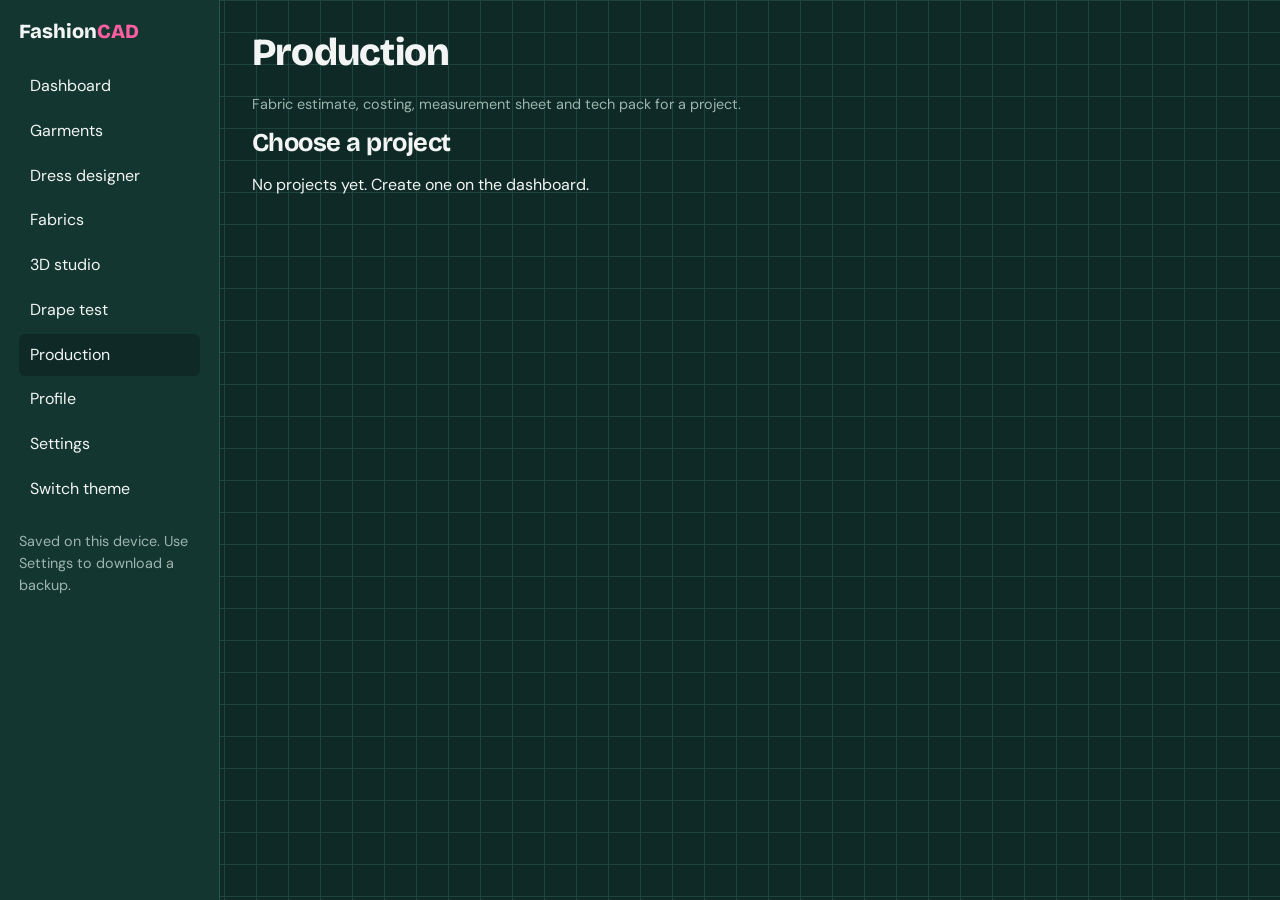
<file: production.html>
<!doctype html><html lang="en"><head><meta charset="utf-8"><meta name="viewport" content="width=device-width,initial-scale=1">
<link rel="preconnect" href="https://fonts.googleapis.com"><link rel="preconnect" href="https://fonts.gstatic.com" crossorigin>
<link href="https://fonts.googleapis.com/css2?family=Bricolage+Grotesque:wght@600;800&family=DM+Sans:wght@400;600;700&display=swap" rel="stylesheet">
<link rel="stylesheet" href="css/base.css"><link rel="stylesheet" href="css/catalog.css"><link rel="stylesheet" href="css/production.css">
<script>try{var t=localStorage.getItem("fc-theme");if(t)document.documentElement.dataset.theme=t}catch(e){}</script>
<title>Production · FashionCAD Studio</title><script>window.addEventListener("error",function(e){if(document.getElementById("fc-err"))return;var d=document.createElement("div");d.id="fc-err";d.style.cssText="background:#b3261e;color:#fff;padding:.6rem 1rem;text-align:center;font:600 14px sans-serif";d.textContent="A script failed to run: "+(e.message||"unknown error")+". If you just edited firebase/firebase-config.js, check it carefully, then refresh with Ctrl+F5.";function a(){document.body.prepend(d)}document.body?a():document.addEventListener("DOMContentLoaded",a)});</script></head><body>
<div class="dash"><aside class="side" id="side"></aside><main class="main">
<h1 style="font-size:2.4rem">Production</h1><p class="note2" id="sub">Fabric estimate, costing, measurement sheet and tech pack for a project.</p>
<div id="msg" class="msg" hidden role="alert" style="max-width:900px"></div>
<div id="pickbox" hidden><h2>Choose a project</h2><ul class="pick" id="pick"></ul></div>
<div id="work" hidden>
<div class="fgrid" style="max-width:300px"><div><label for="unit">Units</label><select id="unit"><option value="cm">Centimetres</option><option value="in">Inches</option><option value="mm">Millimetres</option></select></div></div>
<section class="wide"><h2>Pattern pieces</h2><p class="note2" id="pnote"></p><table class="tbl" id="pt"></table></section>
<section class="wide"><h2>Fabric and consumption</h2>
<div class="fgrid"><div><label for="fab">Fabric</label><select id="fab"></select></div><div><label for="wid">Fabric width (cm)</label><input id="wid" type="number" min="20" max="400" step="1"></div><div><label for="extra">Extra allowance (%)</label><input id="extra" type="number" min="0" max="50" step="1"></div></div>
<label class="check"><input type="checkbox" id="rot"> Allow turning pieces 90° (ignores grain direction)</label>
<p style="margin-top:1rem">Estimated length per garment: <span class="big" id="len">0</span></p><p class="note2" id="eff"></p>
<p class="note2">Rough estimate. Pieces are packed as boxes on the fabric width, so a real marker will usually do better. Use it for learning and first quotes, not for ordering bulk fabric.</p></section>
<section class="wide"><h2>Costing</h2>
<div class="fgrid"><div><label for="cur">Currency symbol</label><input id="cur" maxlength="3"></div><div><label for="rate">Fabric price per metre</label><input id="rate" type="number" min="0" step="1"></div><div><label for="trims">Trims and accessories</label><input id="trims" type="number" min="0" step="1"></div><div><label for="labour">Stitching and labour</label><input id="labour" type="number" min="0" step="1"></div><div><label for="oh">Overheads (%)</label><input id="oh" type="number" min="0" max="200" step="1"></div><div><label for="mg">Profit margin (%)</label><input id="mg" type="number" min="0" max="500" step="1"></div><div><label for="qty">Garments in order</label><input id="qty" type="number" min="1" max="100000" step="1"></div></div>
<table class="tbl" id="ct" style="margin-top:1rem"></table><p class="note2">Fabric price starts from the library's sample cost. Replace it with your real quote.</p></section>
<section class="wide"><h2>Measurement sheet</h2><p class="note2" id="mnote"></p><table class="tbl" id="mt"></table></section>
<div class="acts2"><button class="btn" id="save">Save to project</button><button class="btn ghost" id="print">Tech pack (print / PDF)</button><button class="btn ghost" id="csv">Download CSV</button></div>
</div></main></div>
<script type="module" src="js/production.js"></script></body></html>
</file>
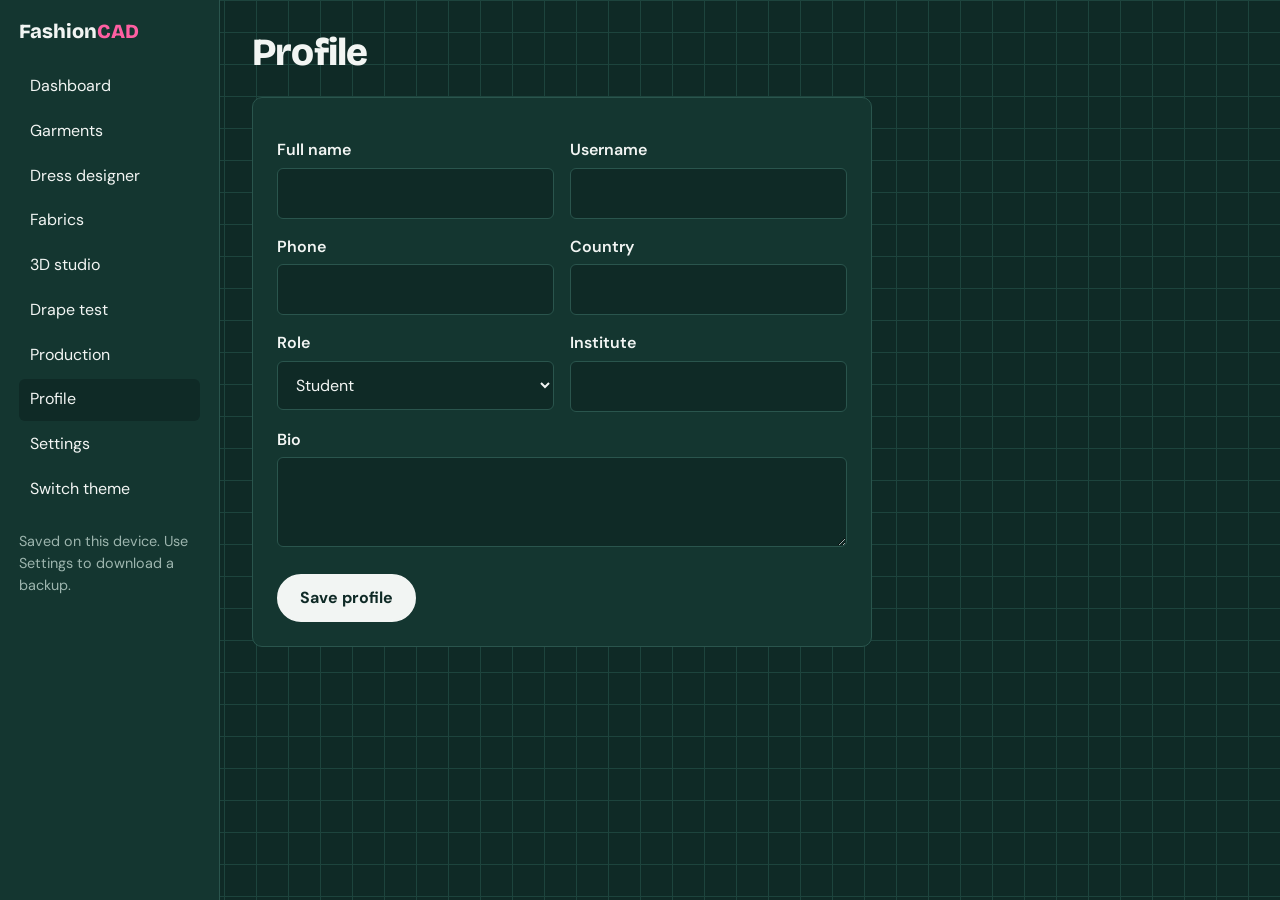
<file: profile.html>
<!doctype html><html lang="en"><head><meta charset="utf-8"><meta name="viewport" content="width=device-width,initial-scale=1"><link rel="preconnect" href="https://fonts.googleapis.com"><link rel="preconnect" href="https://fonts.gstatic.com" crossorigin><link href="https://fonts.googleapis.com/css2?family=Bricolage+Grotesque:wght@600;800&family=DM+Sans:wght@400;600;700&display=swap" rel="stylesheet"><link rel="stylesheet" href="css/base.css"><script>try{var t=localStorage.getItem("fc-theme");if(t)document.documentElement.dataset.theme=t}catch(e){}</script><title>Profile · FashionCAD Studio</title><script>window.addEventListener("error",function(e){if(document.getElementById("fc-err"))return;var d=document.createElement("div");d.id="fc-err";d.style.cssText="background:#b3261e;color:#fff;padding:.6rem 1rem;text-align:center;font:600 14px sans-serif";d.textContent="A script failed to run: "+(e.message||"unknown error")+". If you just edited firebase/firebase-config.js, check it carefully, then refresh with Ctrl+F5.";function a(){document.body.prepend(d)}document.body?a():document.addEventListener("DOMContentLoaded",a)});</script></head><body>
<div class="dash"><aside class="side" id="side"></aside>
<main class="main"><h1 style="font-size:2.4rem">Profile</h1>
<form class="panel" id="f" novalidate>
<div class="two"><div><label for="name">Full name</label><input id="name" maxlength="80" required></div>
<div><label for="username">Username</label><input id="username" maxlength="20"></div></div>
<div class="two"><div><label for="phone">Phone</label><input id="phone" type="tel" maxlength="20"></div>
<div><label for="country">Country</label><input id="country" maxlength="60"></div></div>
<div class="two"><div><label for="role">Role</label><select id="role"><option>Student</option><option>Teacher</option><option>Professional</option></select></div>
<div><label for="institute">Institute</label><input id="institute" maxlength="100"></div></div>
<label for="bio">Bio</label><textarea id="bio" maxlength="300"></textarea>
<div id="msg" class="msg" hidden role="status"></div>
<button class="btn" id="go" type="submit">Save profile</button></form></main></div>
<script type="module">
import {requireAuth,showMsg,busy} from "./js/auth.js";import {renderShell} from "./js/shell.js";import {loadProfile,saveProfile} from "./js/account.js";
renderShell("profile.html");
requireAuth(async u=>{const f=document.getElementById("f"),m=document.getElementById("msg"),b=document.getElementById("go");
 const ids=["name","username","phone","country","role","institute","bio"];
 let p={};try{p=await loadProfile(u.uid)}catch(e){showMsg(m,"Couldn't load your profile.")}
 ids.forEach(k=>{if(p[k]!==undefined)f[k].value=p[k]});if(!f.name.value)f.name.value=u.displayName||"";
 f.addEventListener("submit",async e=>{e.preventDefault();
  const d={};ids.forEach(k=>d[k]=f[k].value.trim());
  if(!d.name)return showMsg(m,"Enter your name.");
  if(d.username&&!/^[A-Za-z0-9_]{3,20}$/.test(d.username))return showMsg(m,"Username must be 3 to 20 letters, numbers or underscores.");
  busy(b,true,"Saving…");showMsg(m,"");
  try{await saveProfile(u.uid,d);showMsg(m,"Profile saved.","ok")}catch(err){showMsg(m,"Couldn't save your profile. Try again.")}
  busy(b,false)})});
</script></body></html>
</file>
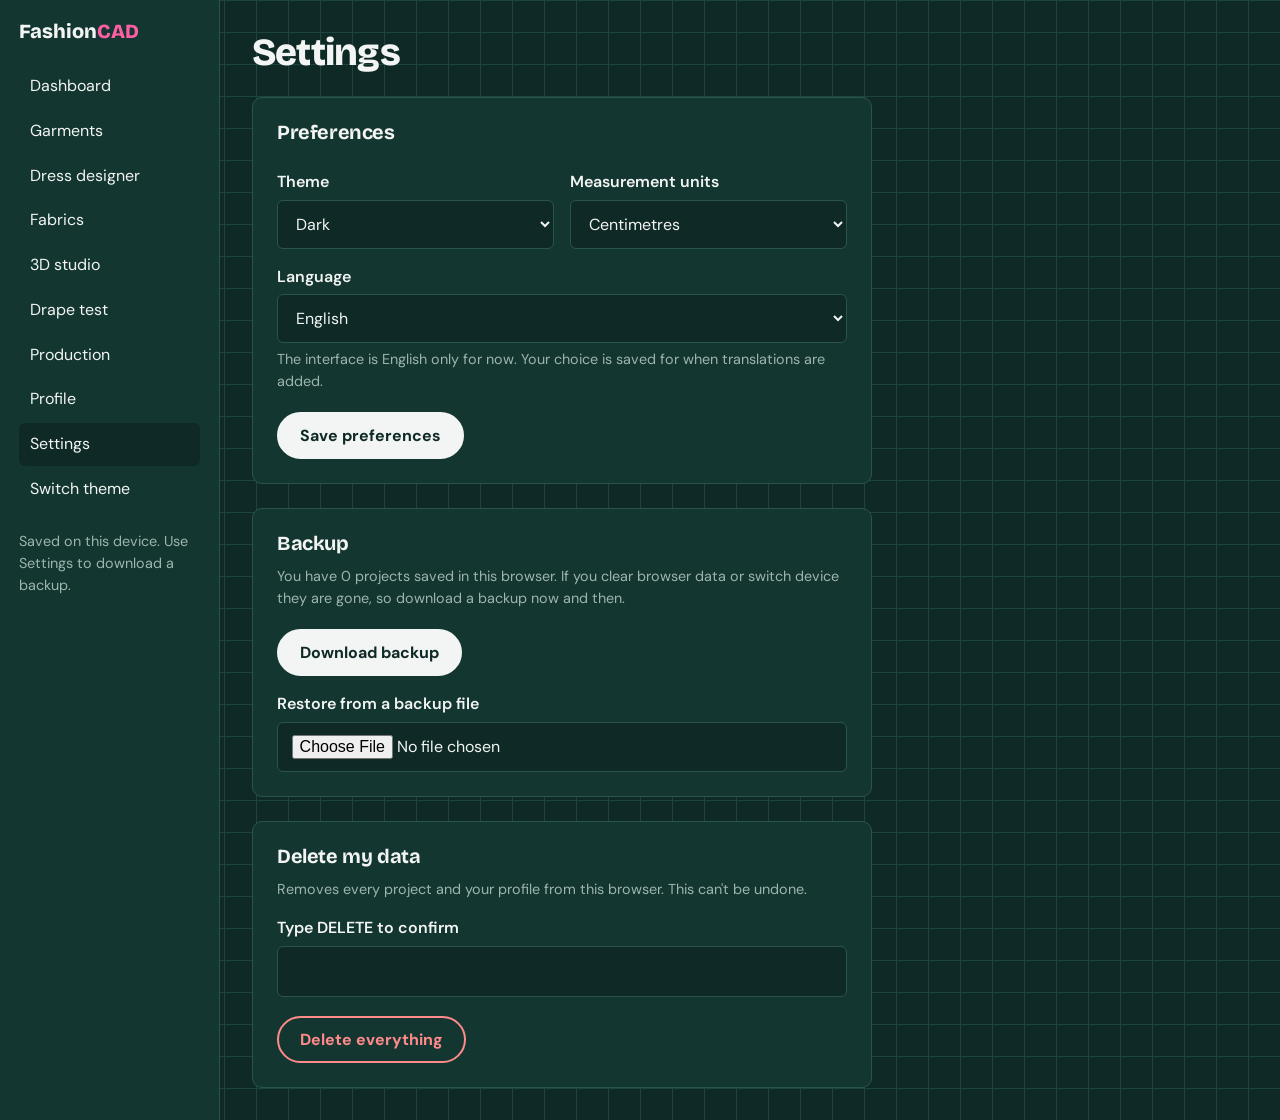
<file: settings.html>
<!doctype html><html lang="en"><head><meta charset="utf-8"><meta name="viewport" content="width=device-width,initial-scale=1">
<link rel="preconnect" href="https://fonts.googleapis.com"><link rel="preconnect" href="https://fonts.gstatic.com" crossorigin>
<link href="https://fonts.googleapis.com/css2?family=Bricolage+Grotesque:wght@600;800&family=DM+Sans:wght@400;600;700&display=swap" rel="stylesheet">
<link rel="stylesheet" href="css/base.css">
<script>try{var t=localStorage.getItem("fc-theme");if(t)document.documentElement.dataset.theme=t}catch(e){}</script>
<title>Settings · FashionCAD Studio</title><script>window.addEventListener("error",function(e){if(document.getElementById("fc-err"))return;var d=document.createElement("div");d.id="fc-err";d.style.cssText="background:#b3261e;color:#fff;padding:.6rem 1rem;text-align:center;font:600 14px sans-serif";d.textContent="A script failed to run: "+(e.message||"unknown error")+". If you just edited firebase/firebase-config.js, check it carefully, then refresh with Ctrl+F5.";function a(){document.body.prepend(d)}document.body?a():document.addEventListener("DOMContentLoaded",a)});</script></head><body>
<div class="dash"><aside class="side" id="side"></aside>
<main class="main"><h1 style="font-size:2.4rem">Settings</h1>
<form class="panel" id="pf"><h2>Preferences</h2>
<div class="two"><div><label for="themesel">Theme</label><select id="themesel"><option value="dark">Dark</option><option value="light">Light</option></select></div>
<div><label for="units">Measurement units</label><select id="units"><option value="cm">Centimetres</option><option value="in">Inches</option><option value="mm">Millimetres</option></select></div></div>
<label for="lang">Language</label><select id="lang"><option value="en">English</option><option value="ta">Tamil</option><option value="hi">Hindi</option></select>
<p class="hint">The interface is English only for now. Your choice is saved for when translations are added.</p>
<div id="m1" class="msg" hidden role="status"></div><button class="btn" id="g1" type="submit">Save preferences</button></form>
<section class="panel"><h2>Backup</h2><p class="hint" id="cnt">Your projects are saved in this browser only. If you clear browser data or switch device, they are gone, so download a backup now and then.</p>
<div class="row"><button class="btn" id="dl" type="button">Download backup</button></div>
<label for="rf">Restore from a backup file</label><input id="rf" type="file" accept="application/json,.json">
<div id="m2" class="msg" hidden role="status"></div></section>
<form class="panel" id="df" novalidate><h2>Delete my data</h2><p class="hint">Removes every project and your profile from this browser. This can't be undone.</p>
<label for="dt">Type DELETE to confirm</label><input id="dt" autocomplete="off">
<div id="m3" class="msg" hidden role="alert"></div><button class="btn danger" id="g3" type="submit">Delete everything</button></form>
</main></div>
<script type="module">
import {requireAuth,showMsg,busy} from "./js/auth.js";import {renderShell} from "./js/shell.js";
import {loadProfile,saveProfile,exportAll,importAll,wipeAll,listProjects} from "./js/account.js";
renderShell("settings.html");
requireAuth(async u=>{
 const $=id=>document.getElementById(id);let p={};try{p=await loadProfile(u.uid)}catch(e){}
 const s=p.settings||{};$("themesel").value=s.theme||document.documentElement.dataset.theme||"dark";$("units").value=s.units||"cm";$("lang").value=s.lang||"en";
 async function count(){try{const n=(await listProjects(u.uid)).length;$("cnt").textContent="You have "+n+" project"+(n===1?"":"s")+" saved in this browser. If you clear browser data or switch device they are gone, so download a backup now and then."}catch(e){}}count();
 $("pf").addEventListener("submit",async e=>{e.preventDefault();const m=$("m1"),b=$("g1");
  const settings={theme:$("themesel").value,units:$("units").value,lang:$("lang").value};
  document.documentElement.dataset.theme=settings.theme;try{localStorage.setItem("fc-theme",settings.theme);localStorage.setItem("fc-units",settings.units)}catch(x){}
  busy(b,true,"Saving…");try{await saveProfile(u.uid,{settings});showMsg(m,"Preferences saved.","ok")}catch(err){showMsg(m,"Couldn't save preferences. Try again.")}busy(b,false)});
 $("dl").onclick=async()=>{try{const d=await exportAll(),a=document.createElement("a");a.href=URL.createObjectURL(new Blob([JSON.stringify(d)],{type:"application/json"}));a.download="fashioncad-backup-"+new Date().toISOString().slice(0,10)+".json";document.body.append(a);a.click();a.remove();showMsg($("m2"),"Backup downloaded. Keep the file somewhere safe.","ok")}catch(e){showMsg($("m2"),"Couldn't create the backup.")}};
 $("rf").onchange=async e=>{const f=e.target.files[0];if(!f)return;const m=$("m2");
  try{if(f.size>20e6)throw new Error("That file is too large to be a backup.");const n=await importAll(JSON.parse(await f.text()));showMsg(m,"Restored "+n+" project"+(n===1?"":"s")+".","ok");count()}
  catch(err){showMsg(m,err instanceof SyntaxError?"That file isn't a valid backup.":(err.message||"Couldn't restore that file."))}e.target.value=""};
 $("df").addEventListener("submit",async e=>{e.preventDefault();const m=$("m3");
  if($("dt").value!=="DELETE")return showMsg(m,"Type DELETE in capitals to confirm.");
  try{await wipeAll();$("dt").value="";showMsg(m,"All data removed from this browser.","ok");count()}catch(err){showMsg(m,"Couldn't delete the data.")}});
});
</script></body></html>
</file>
<file: css/base.css>
:root{--mat:#0f2a26;--mat2:#143630;--grid:#1d443d;--chalk:#f2f5f3;--dim:#9db5ae;--pink:#ff5fa2;--tape:#f2c94c;--line:#2a554d;--bad:#ff8a8a;--good:#7fe0b0;
--head:"Bricolage Grotesque",system-ui,sans-serif;--body:"DM Sans",system-ui,sans-serif}
:root[data-theme=light]{--mat:#eef3f1;--mat2:#fff;--grid:#dbe6e2;--chalk:#12302a;--dim:#4d6b63;--line:#bcd0ca;--pink:#d6246f;--tape:#8a6500;--bad:#b3261e;--good:#17744b}
*{box-sizing:border-box}html{color-scheme:dark light}
body{margin:0;min-height:100vh;font:16px/1.55 var(--body);color:var(--chalk);background:var(--mat);
background-image:linear-gradient(var(--grid) 1px,transparent 1px),linear-gradient(90deg,var(--grid) 1px,transparent 1px);background-size:32px 32px}
h1,h2,h3{font-family:var(--head);line-height:1.08;margin:0 0 .5em;letter-spacing:-.02em}
h1{font-size:clamp(2.4rem,6vw,4.4rem);font-weight:800}h2{font-size:1.6rem}
a{color:var(--tape)}a:hover{color:var(--pink)}
:focus-visible{outline:3px solid var(--pink);outline-offset:2px}
.banner{background:var(--tape);color:#1a1400;padding:.6rem 1rem;text-align:center;font-weight:600}
.wrap{max-width:1100px;margin:0 auto;padding:0 1.25rem}
header.nav{display:flex;justify-content:space-between;align-items:center;padding:1.1rem 0}
.logo{font:800 1.25rem var(--head);color:var(--chalk);text-decoration:none}.logo i{color:var(--pink);font-style:normal}
.btn{display:inline-block;border:2px solid var(--chalk);background:var(--chalk);color:var(--mat);font:700 1rem var(--body);padding:.7rem 1.3rem;border-radius:999px;cursor:pointer;text-decoration:none}
.btn:hover{background:var(--pink);border-color:var(--pink);color:#fff}
.btn.ghost{background:transparent;color:var(--chalk)}.btn.ghost:hover{background:var(--chalk);color:var(--mat);border-color:var(--chalk)}
.btn:disabled{opacity:.6;cursor:wait}
.hero{display:grid;grid-template-columns:1.1fr .9fr;gap:2rem;align-items:center;padding:3rem 0 4rem}
.hero p{color:var(--dim);font-size:1.15rem;max-width:34ch}.hero .row{display:flex;gap:.8rem;flex-wrap:wrap;margin-top:1.5rem}
.piece{width:100%;height:auto;filter:drop-shadow(0 12px 30px #0006)}
.piece .cut{fill:var(--mat2);stroke:var(--chalk);stroke-width:2.5}
.piece .seam{fill:none;stroke:var(--pink);stroke-width:2;stroke-dasharray:7 6;animation:march 1.6s linear infinite}
.piece .dim{stroke:var(--tape);stroke-width:2;fill:none}.piece text{fill:var(--tape);font:600 15px var(--body)}
@keyframes march{to{stroke-dashoffset:-26}}
@media(prefers-reduced-motion:reduce){.piece .seam{animation:none}}
.feat{display:grid;grid-template-columns:repeat(auto-fit,minmax(240px,1fr));gap:1rem;padding-bottom:4rem}
.feat div{border:1px solid var(--line);background:var(--mat2);padding:1.2rem;border-radius:6px}
.feat h3{font-size:1.15rem}.feat p{margin:0;color:var(--dim)}
.tag{display:inline-block;font-size:.8rem;border:1px solid var(--line);border-radius:999px;padding:.1rem .6rem;color:var(--dim)}
.card{width:min(440px,92vw);margin:2rem auto;background:var(--mat2);border:1px solid var(--line);border-radius:10px;padding:2rem}
.card h1{font-size:2rem}.card p.sub{color:var(--dim);margin-top:0}
label{display:block;font-weight:600;margin:1rem 0 .3rem}
input,select{width:100%;padding:.75rem .85rem;font:inherit;color:var(--chalk);background:var(--mat);border:1.5px solid var(--line);border-radius:6px}
.pw{position:relative}.pw button{position:absolute;right:.4rem;top:50%;transform:translateY(-50%);background:none;border:0;color:var(--tape);font-weight:600;cursor:pointer;padding:.4rem}
.card .btn{width:100%;margin-top:1.4rem}
.check{display:flex;gap:.6rem;align-items:center;font-weight:400;margin:1rem 0 0}.check input{width:auto}
.msg{padding:.7rem .9rem;border-radius:6px;margin:1rem 0 0;border:1px solid}
.msg.error{color:var(--bad);border-color:var(--bad)}.msg.ok{color:var(--good);border-color:var(--good)}
.links{display:flex;justify-content:space-between;margin-top:1.2rem;font-size:.95rem;flex-wrap:wrap;gap:.5rem}
.dash{display:grid;grid-template-columns:220px 1fr;min-height:100vh}
.side{background:var(--mat2);border-right:1px solid var(--line);padding:1.2rem}
.side a.m{display:block;padding:.55rem .7rem;border-radius:6px;color:var(--chalk);text-decoration:none;margin:.15rem 0}
.side a.m:hover{background:var(--mat)}.side .soon{color:var(--dim)}
.main{padding:2rem}.grid{display:grid;grid-template-columns:repeat(auto-fit,minmax(220px,1fr));gap:1rem;margin-top:1.5rem}
.grid .t{border:1px solid var(--line);background:var(--mat2);border-radius:6px;padding:1.1rem}.grid .t p{color:var(--dim);margin:.3rem 0 .6rem}
@media(max-width:760px){.hero{grid-template-columns:1fr}.dash{grid-template-columns:1fr}.side{border-right:0;border-bottom:1px solid var(--line)}}
/* Phase 2 */
.main .panel{max-width:620px;background:var(--mat2);border:1px solid var(--line);border-radius:10px;padding:1.5rem;margin-top:1.5rem}
.main .panel h2{font-size:1.25rem}.main .panel .btn{width:auto;margin-top:1.2rem}
.two{display:grid;grid-template-columns:1fr 1fr;gap:0 1rem}@media(max-width:600px){.two{grid-template-columns:1fr}}
textarea{width:100%;min-height:90px;padding:.75rem .85rem;font:inherit;color:var(--chalk);background:var(--mat);border:1.5px solid var(--line);border-radius:6px;resize:vertical}
input[readonly]{opacity:.7}.hint{color:var(--dim);font-size:.9rem;margin:.3rem 0 0}
.btn.danger{background:transparent;color:var(--bad);border-color:var(--bad)}.btn.danger:hover{background:var(--bad);color:#fff;border-color:var(--bad)}
.plist{list-style:none;margin:1rem 0 0;padding:0;display:grid;gap:.6rem}
.plist li{display:flex;justify-content:space-between;align-items:center;gap:1rem;flex-wrap:wrap;border:1px solid var(--line);background:var(--mat2);border-radius:6px;padding:.8rem 1rem}
.plist small{color:var(--dim)}.plist .acts{display:flex;gap:.4rem}
.mini{background:none;border:1px solid var(--line);color:var(--chalk);border-radius:999px;padding:.3rem .8rem;font:600 .85rem var(--body);cursor:pointer}
.mini:hover{border-color:var(--pink);color:var(--pink)}.mini:disabled{opacity:.5;cursor:not-allowed}
.newp{display:grid;grid-template-columns:2fr 1fr auto;gap:.6rem;align-items:end;max-width:760px}.newp label{margin-top:0}.newp .btn{margin:0;width:auto}
@media(max-width:700px){.newp{grid-template-columns:1fr}}
</file>
<file: css/workspace.css>
html,body{height:100%}body.ed{overflow:hidden;background:var(--mat);background-image:none}
.ed .app{display:grid;grid-template-rows:auto 1fr auto;height:100vh}
.top{display:flex;gap:.6rem;align-items:center;flex-wrap:wrap;padding:.5rem .8rem;background:var(--mat2);border-bottom:1px solid var(--line)}
.top .logo{font-size:1.05rem}.top .pname{font:700 1rem var(--head);margin:0 .4rem}.top .sp{flex:1}
.top .st{color:var(--dim);font-size:.85rem}.top select{width:auto;padding:.35rem .5rem}
.top .mini.pri{background:var(--pink);border-color:var(--pink);color:#fff}
.body{display:grid;grid-template-columns:96px 1fr 290px;min-height:0}
.tools{background:var(--mat2);border-right:1px solid var(--line);padding:.5rem;display:flex;flex-direction:column;gap:.3rem;overflow:auto}
.tools button{display:flex;justify-content:space-between;align-items:center;gap:.3rem;background:none;border:1px solid transparent;color:var(--chalk);font:600 .85rem var(--body);padding:.5rem;border-radius:6px;cursor:pointer;text-align:left}
.tools button:hover{border-color:var(--line)}.tools button[aria-pressed=true]{background:var(--pink);color:#fff}
.tools kbd{font-size:.7rem;opacity:.7}
.stage{position:relative;overflow:hidden;min-width:0;min-height:0}.stage canvas{position:absolute;inset:0;touch-action:none;outline:none}
.side2{background:var(--mat2);border-left:1px solid var(--line);padding:.8rem;overflow:auto}
.side2 h3{font-size:1rem;margin:.2rem 0 .5rem}.side2 label{margin:.6rem 0 .2rem;font-size:.85rem}.side2 input[type=text],.side2 input:not([type]){padding:.45rem .6rem}
.side2 .row{display:flex;gap:.4rem;flex-wrap:wrap;margin-top:.8rem}.side2 hr{border:0;border-top:1px solid var(--line);margin:1rem 0}
.side2 .ro{color:var(--dim);font-size:.85rem;margin:.4rem 0 0}
.shapes{list-style:none;margin:.4rem 0 0;padding:0;max-height:200px;overflow:auto}
.shapes li button{width:100%;text-align:left;background:none;border:1px solid transparent;color:var(--chalk);padding:.3rem .5rem;border-radius:4px;cursor:pointer;font:.85rem var(--body)}
.shapes li button[aria-current=true]{border-color:var(--pink);color:var(--pink)}
.bar{display:flex;gap:1.2rem;flex-wrap:wrap;padding:.3rem .8rem;background:var(--mat2);border-top:1px solid var(--line);font-size:.85rem;color:var(--dim)}
.bar label{display:inline-flex;margin:0;gap:.3rem;align-items:center;font-weight:400}.bar input{width:auto}
@media(max-width:820px){.body{grid-template-columns:70px 1fr;grid-template-rows:1fr 220px}.side2{grid-column:1/3;border-left:0;border-top:1px solid var(--line)}.tools kbd{display:none}}
/* Drawing, colour, picture and base-block panels */
.side2 details{border-top:1px solid var(--line);padding:.5rem 0}.side2 summary{font:700 .95rem var(--head);cursor:pointer}
.side2 .crow{display:grid;grid-template-columns:1fr auto;gap:.3rem .6rem;align-items:center;margin-top:.5rem}.side2 .crow label{margin:0}
.side2 input[type=color]{width:42px;height:30px;padding:0;border:1px solid var(--line);background:none;border-radius:4px;cursor:pointer}
.side2 input[type=number],.side2 select{padding:.4rem .5rem}.side2 .check{display:flex;gap:.5rem;align-items:center;margin:.5rem 0 0;font-weight:400}.side2 .check input{width:auto}
.tools .sep{height:1px;background:var(--line);margin:.3rem 0}.tools button.act{border-color:var(--line)}
.side2 .mini{margin:.2rem .2rem 0 0}.side2 select{width:100%;margin-top:.3rem}
</file>
<file: css/catalog.css>
.filters{display:flex;flex-wrap:wrap;gap:.7rem;align-items:end;margin:1.2rem 0}
.filters>div{min-width:150px}.filters label{margin:0 0 .25rem;font-size:.85rem}.filters .grow{flex:1;min-width:220px}
.filters .check{margin:0 0 .55rem}
.count{color:var(--dim);margin:.2rem 0 1rem}
.cards{display:grid;grid-template-columns:repeat(auto-fill,minmax(220px,1fr));gap:1rem}
.cards article{background:var(--mat2);border:1px solid var(--line);border-radius:8px;padding:1rem;display:flex;flex-direction:column;gap:.5rem}
.cards h3{font-size:1.05rem;margin:0}.cards .meta{display:flex;gap:.3rem;flex-wrap:wrap}.cards small{color:var(--dim)}
.cards .push{margin-top:auto}.cards .mini{align-self:flex-start}
.fcard{padding:0!important;overflow:hidden;cursor:pointer;text-align:left;color:var(--chalk);font:inherit;background:var(--mat2);border:1px solid var(--line);border-radius:8px;display:flex;flex-direction:column}
.fcard:hover{border-color:var(--pink)}.fcard canvas{width:100%;height:auto;display:block}.fcard .in{padding:.8rem 1rem;display:flex;flex-direction:column;gap:.25rem}
.fcard strong{font-family:var(--head)}.more{display:block;margin:1.5rem auto}
dialog{width:min(780px,94vw);max-height:90vh;overflow:auto;background:var(--mat2);color:var(--chalk);border:1px solid var(--line);border-radius:10px;padding:1.4rem}
dialog::backdrop{background:#000a}dialog h2{margin-right:5rem}.dclose{position:absolute;right:1rem;top:1rem}
.dgrid{display:grid;grid-template-columns:260px 1fr;gap:1.2rem}@media(max-width:640px){.dgrid{grid-template-columns:1fr}}
.dgrid canvas{width:100%;height:auto;border-radius:6px;border:1px solid var(--line)}
.chips{display:flex;gap:.4rem;flex-wrap:wrap;margin:.6rem 0}.chip{width:26px;height:26px;border-radius:50%;border:2px solid var(--line);cursor:pointer;padding:0}.chip[aria-pressed=true]{border-color:var(--pink);outline:2px solid var(--pink)}
.props{width:100%;border-collapse:collapse;font-size:.92rem}.props th{text-align:left;color:var(--dim);font-weight:600;padding:.3rem .6rem .3rem 0;width:46%}.props td{padding:.3rem 0}.props tr{border-bottom:1px solid var(--line)}
.rate{letter-spacing:2px;color:var(--tape)}.demo{background:var(--tape);color:#1a1400;font-weight:700;font-size:.78rem;padding:.1rem .5rem;border-radius:999px}
details{margin-top:1rem}summary{cursor:pointer;font-weight:700}.edits{display:grid;grid-template-columns:1fr 1fr;gap:0 1rem}.edits label{font-size:.85rem}
.links2{display:flex;gap:.4rem;flex-wrap:wrap}.links2 a{border:1px solid var(--line);border-radius:999px;padding:.15rem .7rem;font-size:.85rem;text-decoration:none}
</file>
<file: css/production.css>
.wide{background:var(--mat2);border:1px solid var(--line);border-radius:10px;padding:1.3rem;margin-top:1.3rem;max-width:900px}
.wide h2{font-size:1.25rem}.tbl{width:100%;border-collapse:collapse;font-size:.92rem}.tbl th,.tbl td{text-align:left;padding:.4rem .6rem .4rem 0;border-bottom:1px solid var(--line)}.tbl th{color:var(--dim);font-weight:600}
.tbl td.n,.tbl th.n{text-align:right}.tbl input{width:80px;padding:.3rem .4rem}.tbl tr.tot td{font-weight:700;border-top:2px solid var(--chalk)}
.fgrid{display:grid;grid-template-columns:repeat(auto-fit,minmax(170px,1fr));gap:0 1rem}.fgrid label{font-size:.85rem}
.acts2{display:flex;gap:.6rem;flex-wrap:wrap;margin-top:1.3rem}.acts2 .btn{width:auto;margin:0}
.pick{list-style:none;padding:0;margin:1rem 0;display:grid;gap:.5rem;max-width:600px}.pick a{display:block;padding:.7rem 1rem;border:1px solid var(--line);border-radius:6px;background:var(--mat2);color:var(--chalk);text-decoration:none}.pick a:hover{border-color:var(--pink)}
.big{font:800 2.2rem var(--head);color:var(--pink)}.note2{color:var(--dim);font-size:.9rem}
</file>
